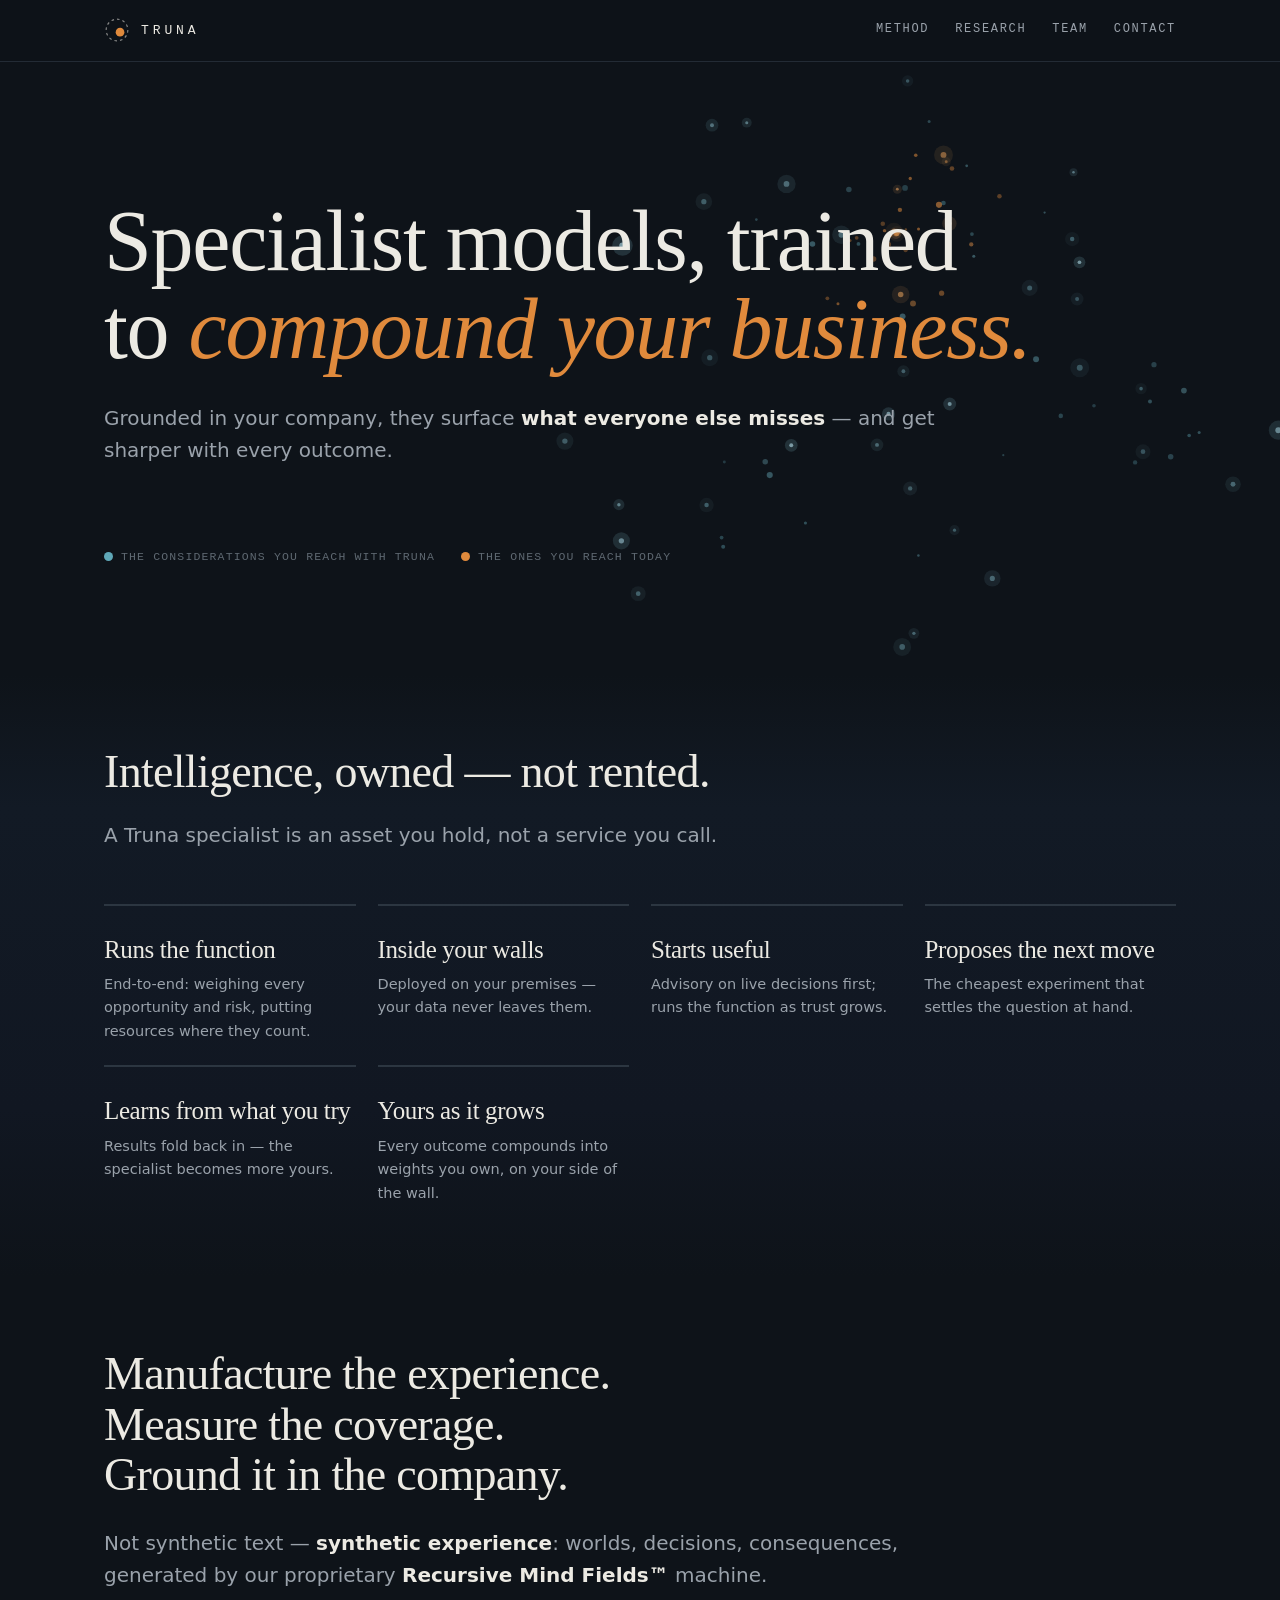
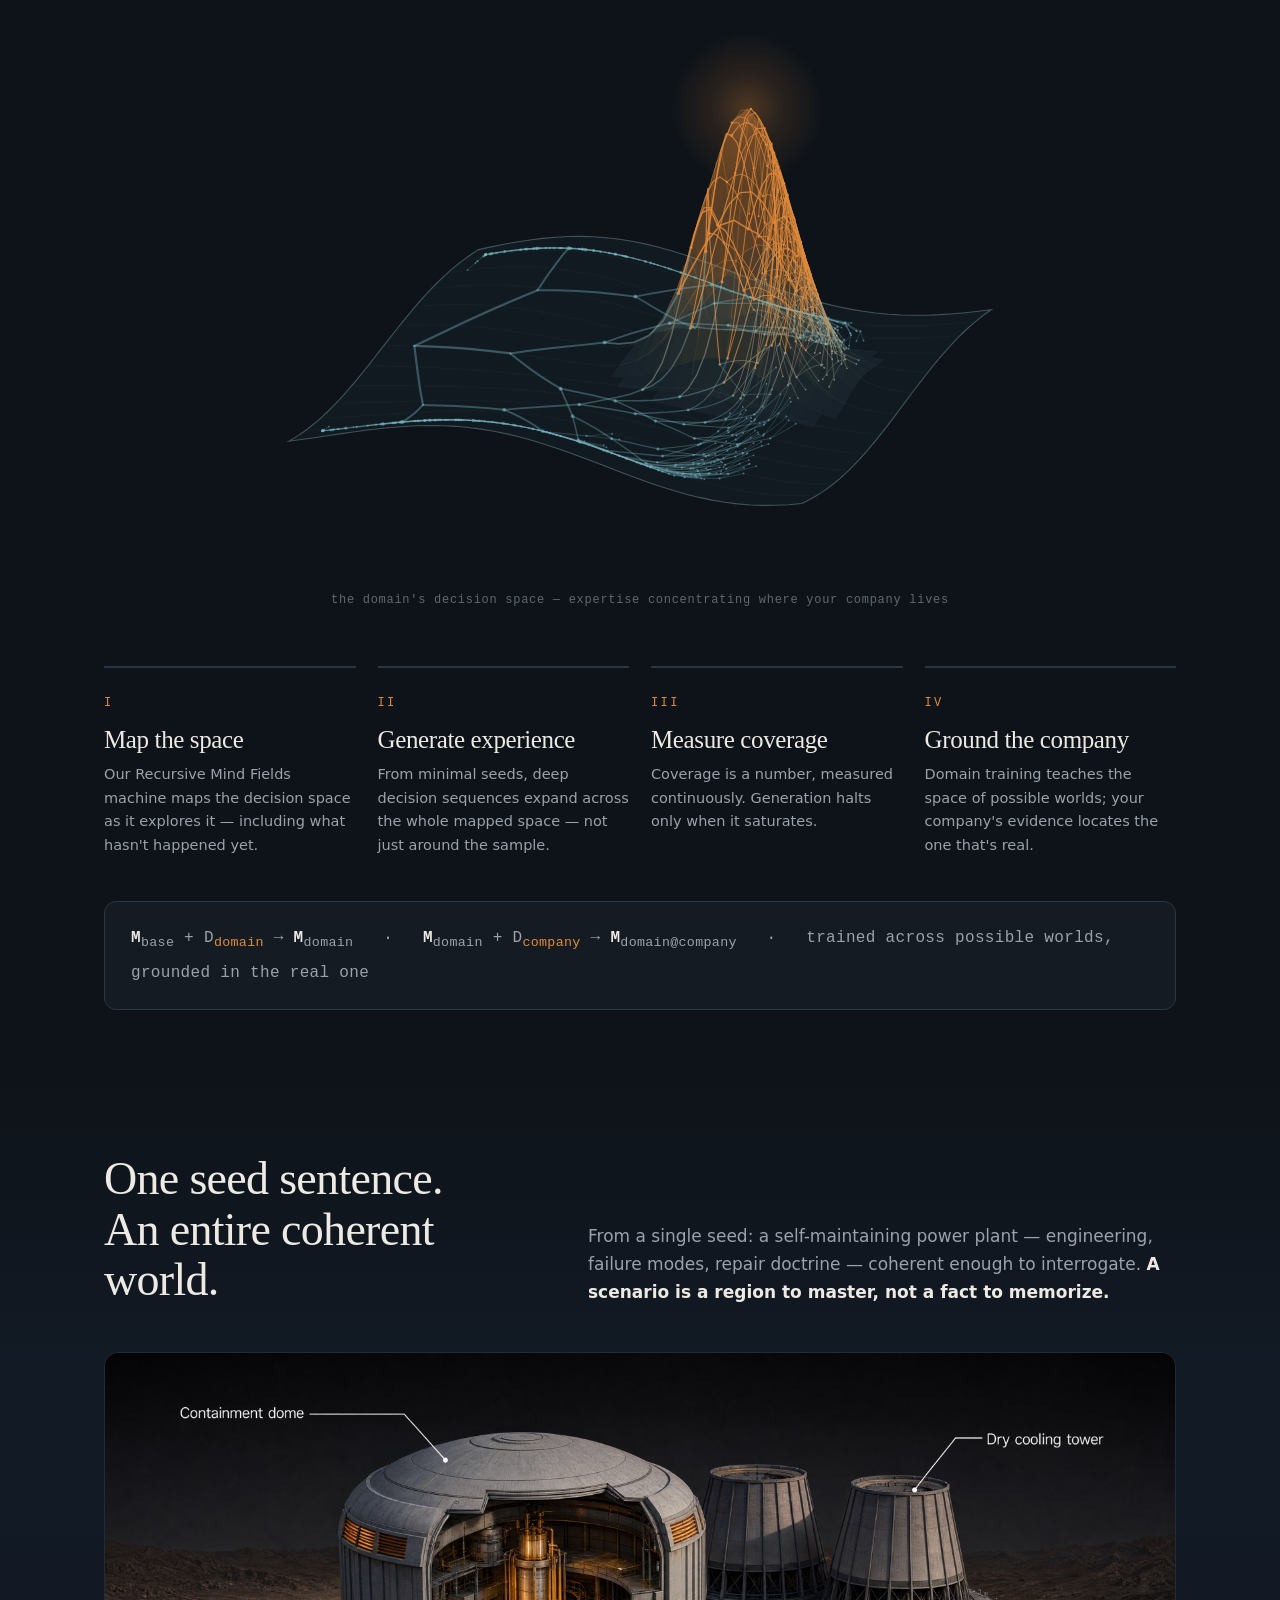
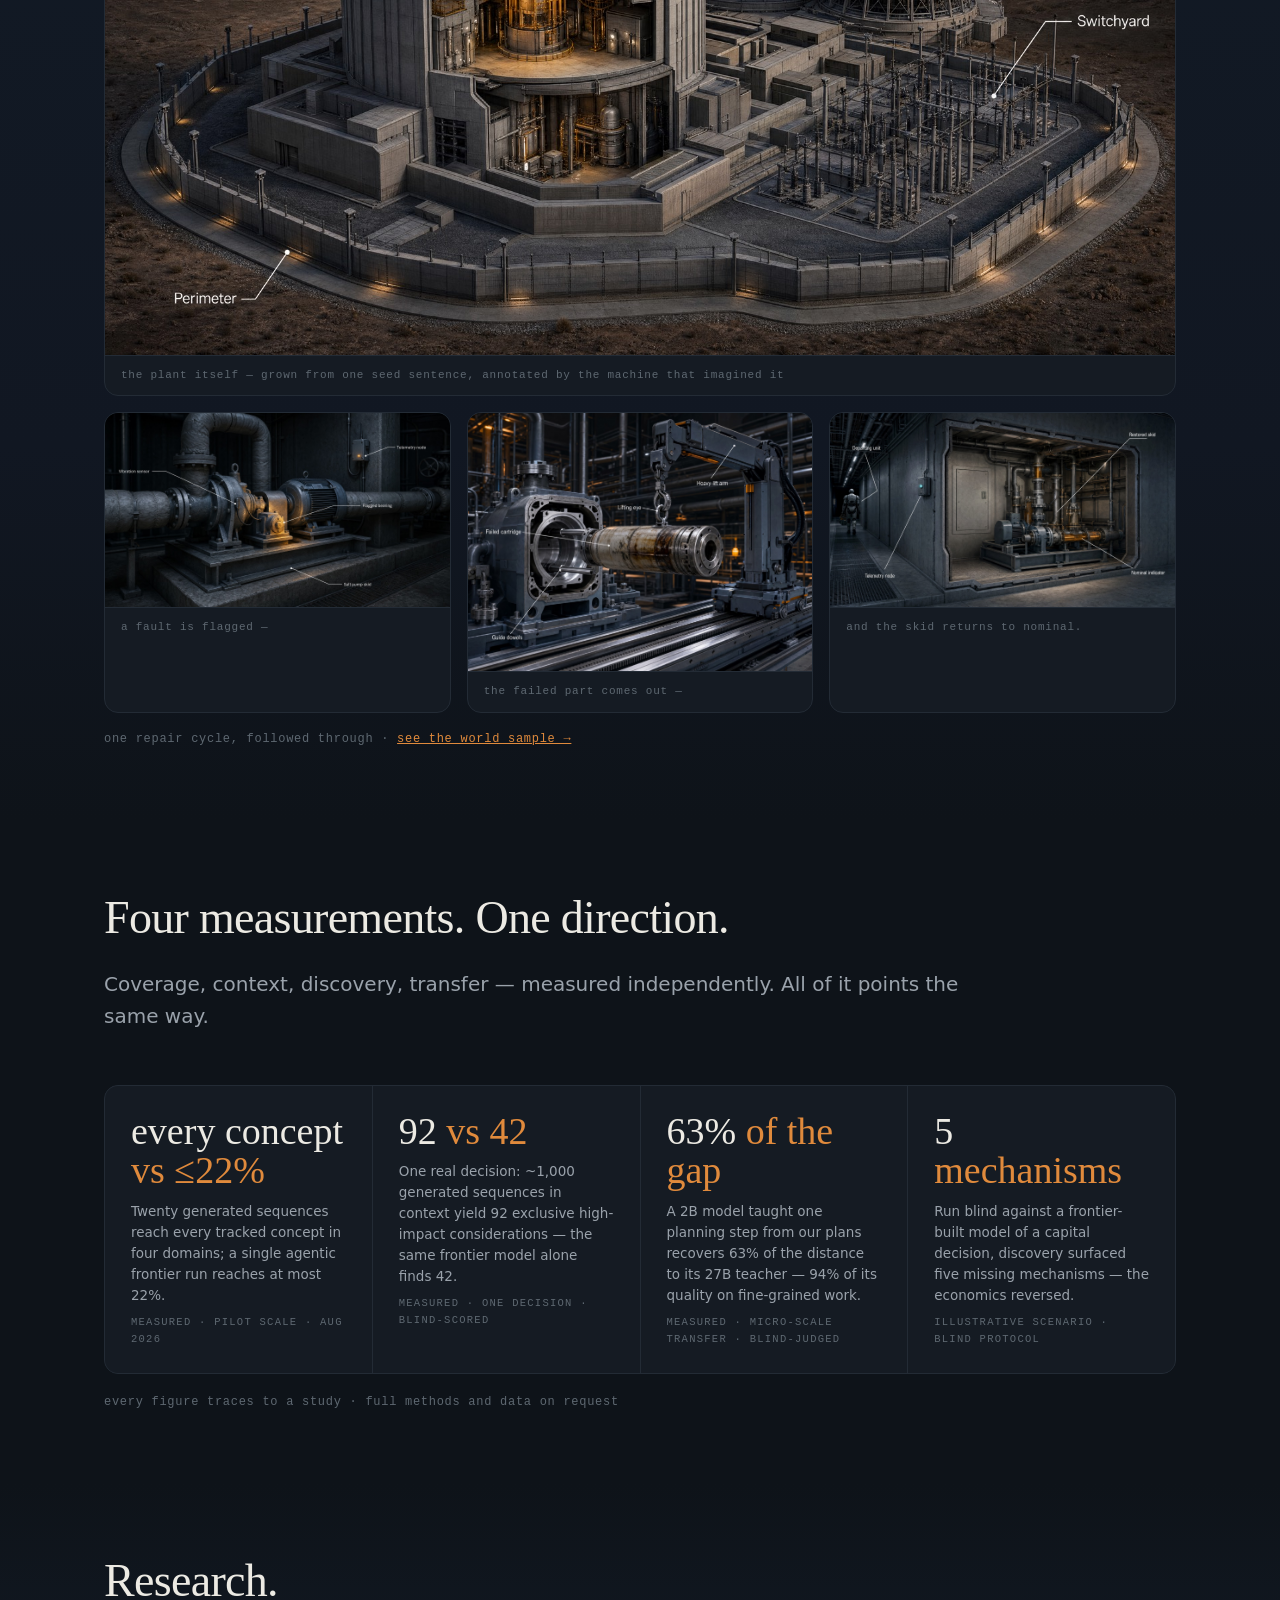
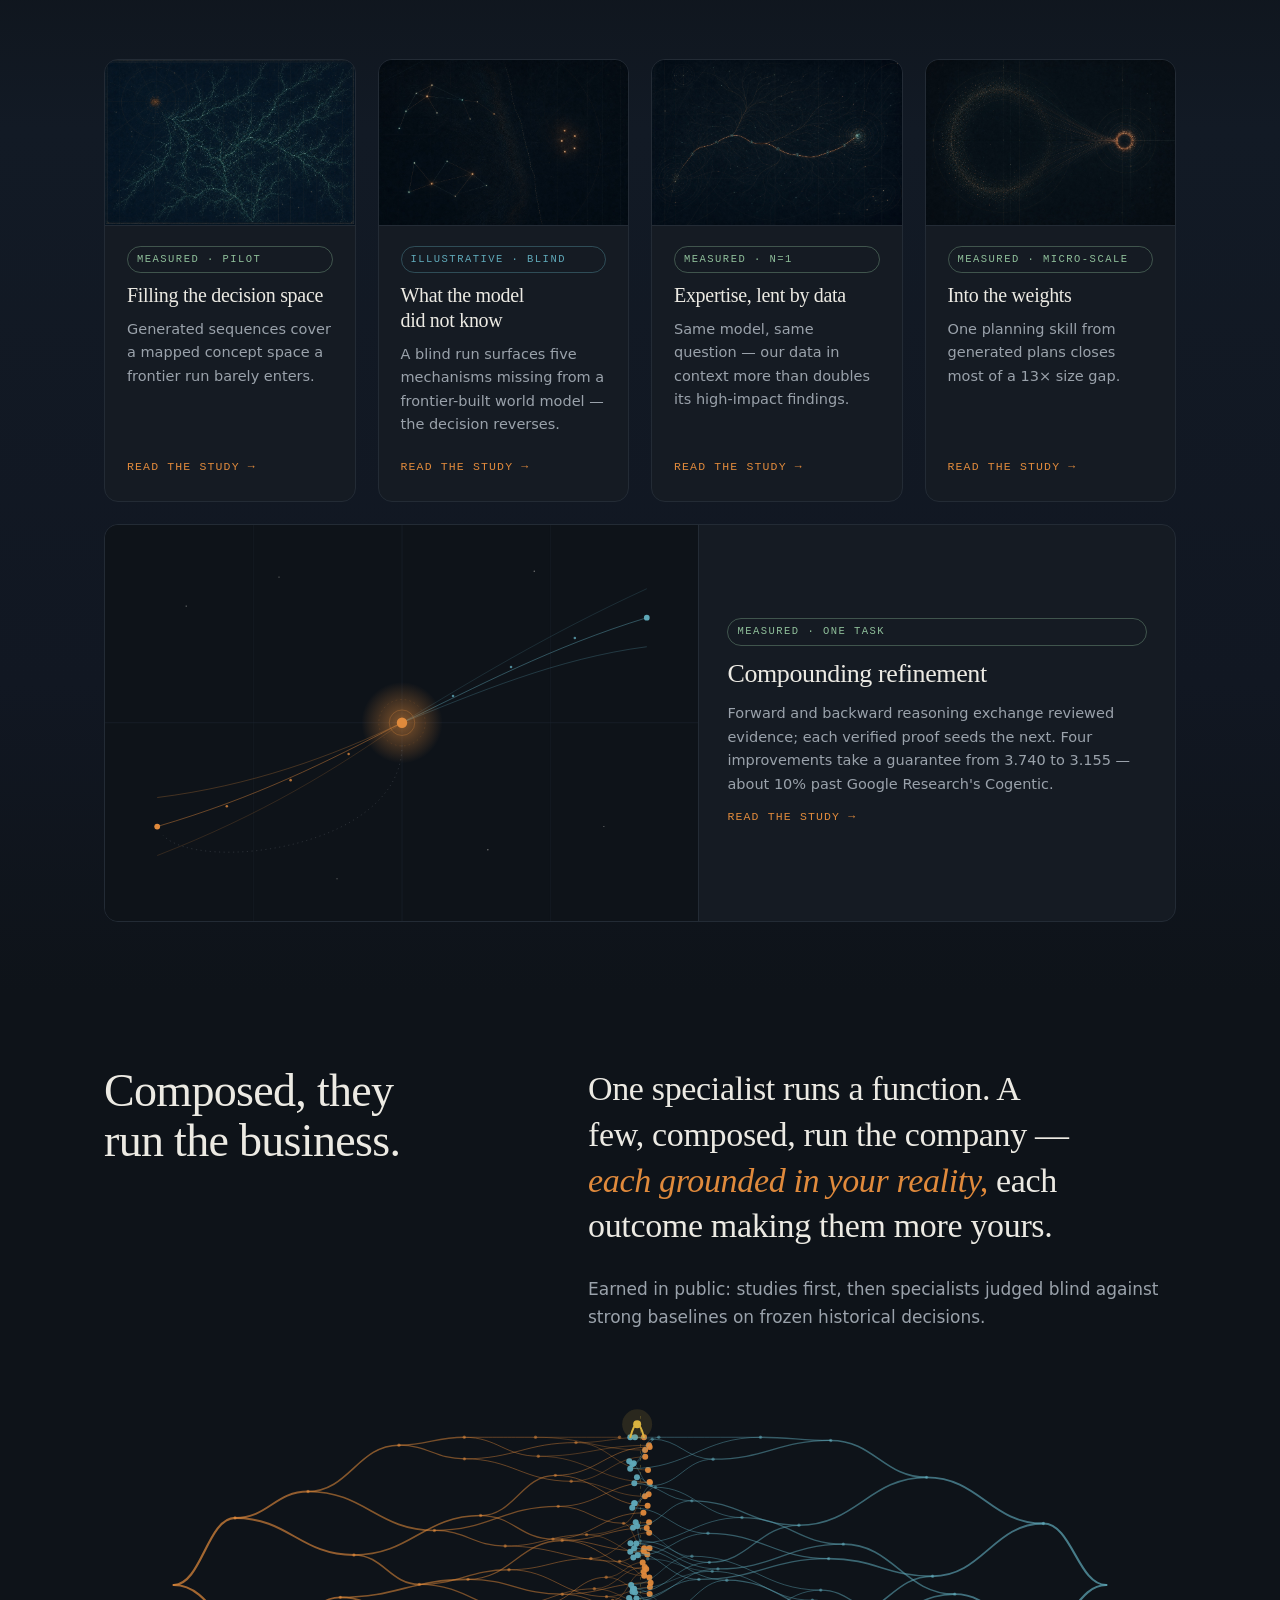
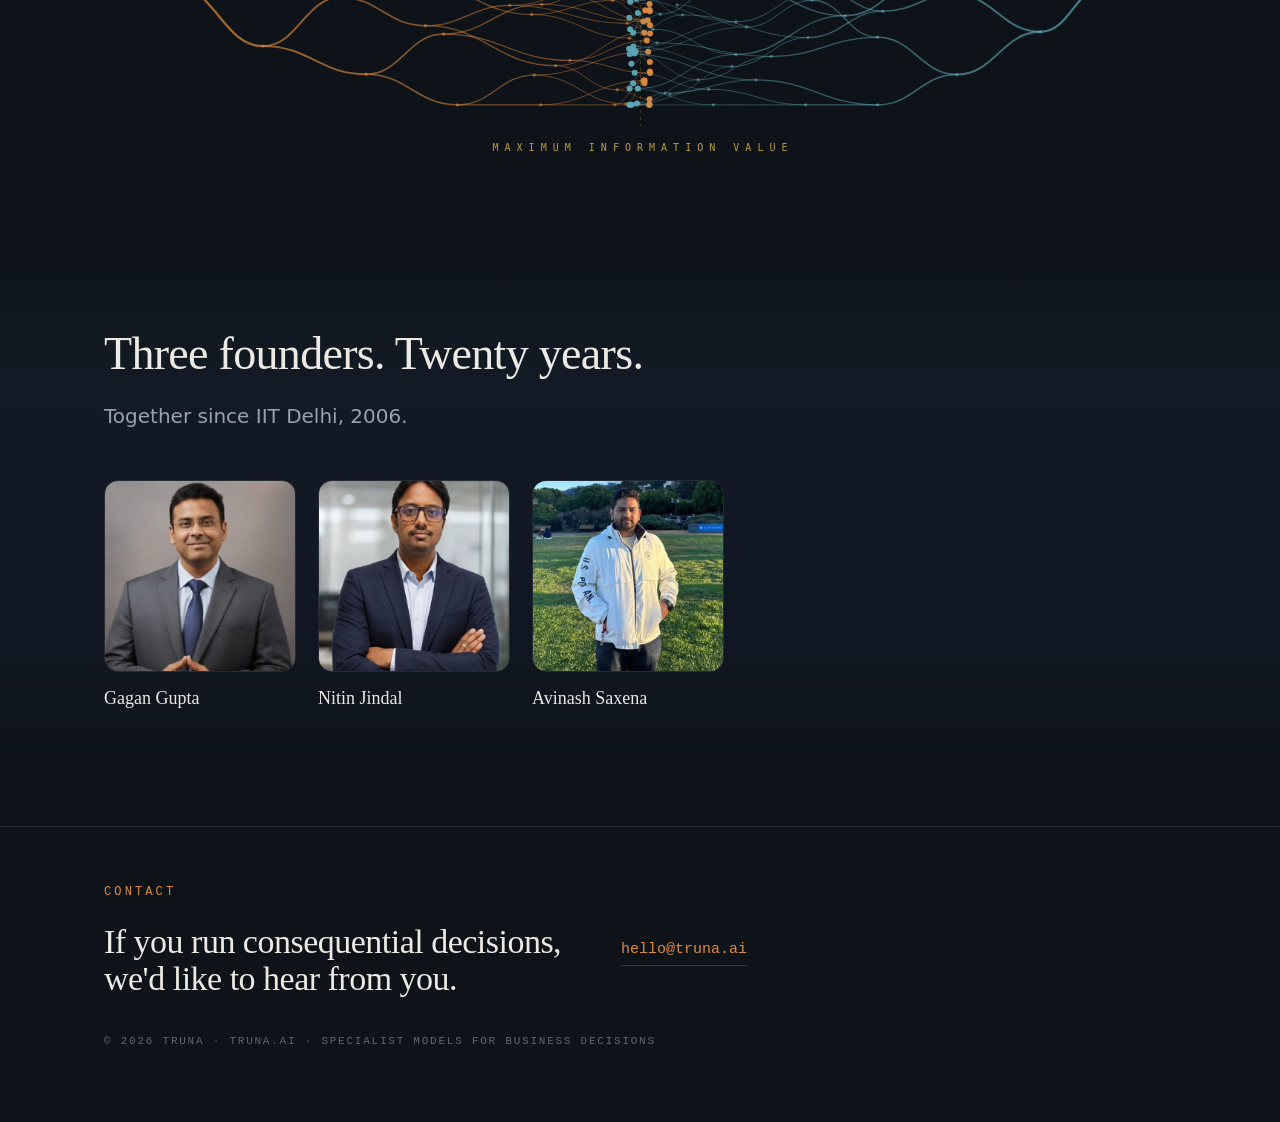
<file: index.html>
<!doctype html>
<html lang="en">
<head>
<meta charset="utf-8">
<meta name="viewport" content="width=device-width, initial-scale=1">
<link rel="icon" type="image/svg+xml" href="favicon.svg">
<title>Truna — Specialist models that compound your business</title>
<meta name="description" content="Specialist models, trained to compound your business — built on our proprietary Recursive Mind Fields™ machine, grounded in your company, surfacing what everyone else misses, sharper with every outcome.">
<meta property="og:title" content="Truna">
<meta property="og:description" content="Specialist models, trained to compound your business. Built on our proprietary Recursive Mind Fields™ machine · truna.ai">
<meta property="og:image" content="https://truna.ai/assets/og.jpg">
<meta property="og:url" content="https://truna.ai/">
<meta name="twitter:card" content="summary_large_image">
<meta name="twitter:image" content="https://truna.ai/assets/og.jpg">
<link rel="stylesheet" href="assets/site.css">
<style>
/* hero */
.hero{position:relative;overflow:hidden}
.hero-in{max-width:1200px;margin:0 auto;padding:clamp(84px,15vh,170px) var(--gutter) clamp(72px,12vh,140px);
  position:relative;z-index:2}
.hero h1{font-size:clamp(42px,7.4vw,86px);line-height:1.03;max-width:11em}
.hero h1 em{font-style:italic;color:var(--accent)}
.hero .lede{margin-top:28px}
.hero-cta{margin-top:44px;display:flex;flex-wrap:wrap;gap:14px}
.btn{display:inline-block;font-family:var(--mono);font-size:12.5px;letter-spacing:.14em;
  text-transform:uppercase;text-decoration:none;padding:13px 22px;border-radius:10px;
  border:1px solid var(--line2);color:var(--ink);transition:all .2s ease}
.btn.primary{background:var(--accent);border-color:var(--accent);color:#14100A}
.btn.primary:hover{background:#EA9A50}
.btn:hover{border-color:var(--accent)}
#cover{position:absolute;inset:0;z-index:1;opacity:.85}
.chips{position:relative;z-index:2;margin-top:44px;display:flex;flex-wrap:wrap;gap:10px}
.chips span{font-family:var(--mono);font-size:11px;letter-spacing:.12em;
  text-transform:uppercase;color:var(--muted);padding:8px 14px;border-radius:999px;
  border:1px solid var(--line2);background:rgba(21,27,35,.55)}
.hero-cap{position:relative;z-index:2;margin-top:clamp(48px,9vh,90px);
  display:flex;flex-wrap:wrap;gap:8px 26px;font-family:var(--mono);font-size:11.5px;
  letter-spacing:.1em;text-transform:uppercase;color:var(--faint)}
.hero-cap i{width:9px;height:9px;border-radius:50%;display:inline-block;margin-right:8px;
  vertical-align:-1px}
@media(max-width:760px){.hero-cap{display:none}}
.quote{font-family:var(--serif);font-size:clamp(22px,3.4vw,34px);line-height:1.35;
  letter-spacing:-.01em;max-width:26em;text-wrap:balance}
.quote em{font-style:italic;color:var(--accent)}
.split{display:grid;gap:clamp(28px,5vw,72px)}
@media(min-width:900px){.split{grid-template-columns:5fr 7fr}}
</style>
</head>
<body>

<nav class="nav">
  <div class="nav-in">
    <a class="brand" href="/">
      <svg width="26" height="26" viewBox="0 0 30 30"><circle cx="15" cy="15" r="12.5" fill="none" stroke="currentColor" opacity=".55" stroke-width="1.3" stroke-dasharray="3 3.5"/><circle cx="18.5" cy="17.5" r="5" fill="#E08A3C"/></svg>
      <span>Truna</span>
    </a>
    <div class="nav-links">
      <a class="hide-xs" href="#method">Method</a>
      <a href="research/">Research</a>
      <a class="hide-s" href="#team">Team</a>
      <a href="#contact">Contact</a>
    </div>
  </div>
</nav>

<header class="hero">
  <canvas id="cover" aria-hidden="true"></canvas>
  <div class="hero-in">
    <h1>Specialist models, trained to <em>compound your business.</em></h1>
    <p class="lede">Grounded in your company, they surface <b>what everyone else
    misses</b> — and get sharper with every outcome.</p>
    <div class="hero-cap">
      <span><i style="background:var(--teal)"></i>the considerations you reach with truna</span>
      <span><i style="background:var(--accent)"></i>the ones you reach today</span>
    </div>
  </div>
</header>


<section id="owned">
  <div class="wrap">
    <h2>Intelligence, owned — not rented.</h2>
    <p class="lede" style="margin-top:22px">A Truna specialist is an asset you hold,
    not a service you call.</p>
    <div class="steps" style="margin-top:52px">
      <div class="step">
        <h3>Runs the function</h3>
        <p>End-to-end: weighing every opportunity and risk, putting resources
        where they count.</p>
      </div>
      <div class="step">
        <h3>Inside your walls</h3>
        <p>Deployed on your premises — your data never leaves them.</p>
      </div>
      <div class="step">
        <h3>Starts useful</h3>
        <p>Advisory on live decisions first; runs the function as trust grows.</p>
      </div>
      <div class="step">
        <h3>Proposes the next move</h3>
        <p>The cheapest experiment that settles the question at hand.</p>
      </div>
      <div class="step">
        <h3>Learns from what you try</h3>
        <p>Results fold back in — the specialist becomes more yours.</p>
      </div>
      <div class="step">
        <h3>Yours as it grows</h3>
        <p>Every outcome compounds into weights you own, on your side of the wall.</p>
      </div>
    </div>
  </div>
</section>


<section id="method">
  <div class="wrap">
    <h2 style="max-width:16em">Manufacture the experience.<br>Measure the coverage.<br>Ground it in the company.</h2>
    <p class="lede" style="margin-top:26px">Not synthetic text — <b>synthetic
    experience</b>: worlds, decisions, consequences, generated by our proprietary
    <b>Recursive Mind Fields&trade;</b> machine.</p>

    <figure class="meetfig" style="margin-top:-96px;position:relative;z-index:1">
      <canvas id="mani" style="pointer-events:none" aria-label="A waving wireframe surface whose grid deforms with its curvature, one region rising into a glowing peak"></canvas>
    </figure>
    <p class="mono-cap" style="margin-top:14px;text-align:center">the domain's decision
    space — expertise concentrating where your company lives</p>

    <div class="steps" style="margin-top:56px">
      <div class="step">
        <span class="n">I</span>
        <h3>Map the space</h3>
        <p>Our Recursive Mind Fields machine maps the decision space as it explores it — including
        what hasn't happened yet.</p>
      </div>
      <div class="step">
        <span class="n">II</span>
        <h3>Generate experience</h3>
        <p>From minimal seeds, deep decision sequences expand across the whole
        mapped space — not just around the sample.</p>
      </div>
      <div class="step">
        <span class="n">III</span>
        <h3>Measure coverage</h3>
        <p>Coverage is a number, measured continuously. Generation halts only
        when it saturates.</p>
      </div>
      <div class="step">
        <span class="n">IV</span>
        <h3>Ground the company</h3>
        <p>Domain training teaches the space of possible worlds; your company's
        evidence locates the one that's real.</p>
      </div>
    </div>

    <div class="formula">
      <b>M</b><sub>base</sub> + D<sub class="a">domain</sub> → <b>M</b><sub>domain</sub>
      &nbsp;&nbsp;·&nbsp;&nbsp;
      <b>M</b><sub>domain</sub> + D<sub class="a">company</sub> → <b>M</b><sub>domain@company</sub>
      &nbsp;&nbsp;·&nbsp;&nbsp;
      trained across possible worlds, grounded in the real one
    </div>

  </div>
</section>


<section id="worlds">
  <div class="wrap">
    <div class="split" style="align-items:end;margin-bottom:46px">
      <h2>One seed sentence.<br>An entire coherent world.</h2>
      <p class="body" style="margin:0">From a single seed: a self-maintaining
      power plant — engineering, failure modes, repair doctrine — coherent enough
      to interrogate. <b>A scenario is a region to master, not a fact to
      memorize.</b></p>
    </div>
    <figure class="worldfig">
      <img src="assets/world/world-plant.jpg" alt="Annotated cutaway of a generated molten-salt plant: containment dome, dry cooling towers, switchyard, perimeter" loading="lazy">
      <figcaption>the plant itself — grown from one seed sentence, annotated by the
      machine that imagined it</figcaption>
    </figure>
    <div class="strip">
      <figure class="worldfig">
        <img src="assets/world/world-repair-1.jpg" alt="A flagged bearing on a salt pump skid, vibration sensor and telemetry node annotated" loading="lazy">
        <figcaption>a fault is flagged —</figcaption>
      </figure>
      <figure class="worldfig">
        <img src="assets/world/world-repair-2.jpg" alt="A failed cartridge extracted by a heavy-lift arm, guide dowels annotated" loading="lazy">
        <figcaption>the failed part comes out —</figcaption>
      </figure>
      <figure class="worldfig">
        <img src="assets/world/world-repair-3.jpg" alt="The restored skid back online, nominal indicator lit, the repair unit departing" loading="lazy">
        <figcaption>and the skid returns to nominal.</figcaption>
      </figure>
    </div>
    <p class="mono-cap" style="margin-top:16px">one repair cycle, followed through ·
    <a href="research/world-sample.html" style="color:var(--accent)">see the world sample →</a></p>
  </div>
</section>


<section id="evidence">
  <div class="wrap">
    <h2 style="max-width:15em">Four measurements. One direction.</h2>
    <p class="lede" style="margin-top:24px">Coverage, context, discovery,
    transfer — measured independently. All of it points the same way.</p>

    <div class="stats" style="margin-top:52px">
      <div class="stat">
        <div class="v">every concept <em>vs ≤22%</em></div>
        <div class="k">Twenty generated sequences reach every tracked concept in
        four domains; a single agentic frontier run reaches at most 22%.</div>
        <div class="q">measured · pilot scale · aug 2026</div>
      </div>
      <div class="stat">
        <div class="v">92 <em>vs 42</em></div>
        <div class="k">One real decision: ~1,000 generated sequences in context
        yield 92 exclusive high-impact considerations — the same frontier model
        alone finds 42.</div>
        <div class="q">measured · one decision · blind-scored</div>
      </div>
      <div class="stat">
        <div class="v">63% <em>of the gap</em></div>
        <div class="k">A 2B model taught one planning step from our plans recovers
        63% of the distance to its 27B teacher — 94% of its quality on fine-grained work.</div>
        <div class="q">measured · micro-scale transfer · blind-judged</div>
      </div>
      <div class="stat">
        <div class="v">5 <em>mechanisms</em></div>
        <div class="k">Run blind against a frontier-built model of a capital
        decision, discovery surfaced five missing mechanisms — the economics
        reversed.</div>
        <div class="q">illustrative scenario · blind protocol</div>
      </div>
    </div>
    <p class="mono-cap" style="margin-top:18px">every figure traces to a study ·
    full methods and data on request</p>
  </div>
</section>


<section id="research-preview">
  <div class="wrap">
    <h2 style="margin-bottom:52px">Research.</h2>
    <div class="cards">
      <a class="card" href="research/coverage.html">
        <div class="art"><img src="assets/plate-coverage.jpg" alt="" loading="lazy"></div>
        <div class="pad">
          <span class="tag measured">measured · pilot</span>
          <h3>Filling the decision space</h3>
          <p>Generated sequences cover a mapped concept space a frontier run
          barely enters.</p>
          <span class="foot">Read the study →</span>
        </div>
      </a>
      <a class="card" href="research/blind-discovery.html">
        <div class="art"><img src="assets/plate-discovery.jpg" alt="" loading="lazy"></div>
        <div class="pad">
          <span class="tag illustrative">illustrative · blind</span>
          <h3>What the model did not know</h3>
          <p>A blind run surfaces five mechanisms missing from a frontier-built
          world model — the decision reverses.</p>
          <span class="foot">Read the study →</span>
        </div>
      </a>
      <a class="card" href="research/decision-context.html">
        <div class="art"><img src="assets/plate-worlds.jpg" alt="" loading="lazy"></div>
        <div class="pad">
          <span class="tag measured">measured · n=1</span>
          <h3>Expertise, lent by data</h3>
          <p>Same model, same question — our data in context more than doubles
          its high-impact findings.</p>
          <span class="foot">Read the study →</span>
        </div>
      </a>
      <a class="card" href="research/transfer.html">
        <div class="art"><img src="assets/plate-transfer.jpg" alt="" loading="lazy"></div>
        <div class="pad">
          <span class="tag measured">measured · micro-scale</span>
          <h3>Into the weights</h3>
          <p>One planning skill from generated plans closes most of a 13×
          size gap.</p>
          <span class="foot">Read the study →</span>
        </div>
      </a>
    </div>
    <a class="banner" href="research/refinement.html">
      <div class="art"><img src="assets/plate-refinement.svg" alt="Forward and backward reasoning paths converging on a verified result" loading="lazy"></div>
      <div class="pad">
        <span class="tag measured">measured · one task</span>
        <h3>Compounding refinement</h3>
        <p>Forward and backward reasoning exchange reviewed evidence; each
        verified proof seeds the next. Four improvements take a guarantee from
        3.740 to 3.155 — about 10% past Google Research's Cogentic.</p>
        <span class="foot">Read the study →</span>
      </div>
    </a>
  </div>
</section>


<section id="destination">
  <div class="wrap split">
    <div>
      <h2>Composed, they run the business.</h2>
    </div>
    <div>
      <p class="quote">One specialist runs a function. A few, composed, run the
      company — <em>each grounded in your reality,</em> each outcome making them
      more yours.</p>
      <p class="body" style="margin-top:26px">Earned in public: studies first,
      then specialists judged blind against strong baselines on frozen historical
      decisions.</p>
    </div>
  </div>
  <div class="wrap">
    <figure class="meetfig">
      <canvas id="meet" aria-label="Two search frontiers branching toward each other from opposite ends of a timeline and joining at a meeting point in the middle"></canvas>
    </figure>
  </div>
</section>


<section id="team">
  <div class="wrap">
    <h2>Three founders. Twenty years.</h2>
    <p class="lede" style="margin-top:20px">Together since IIT Delhi, 2006.</p>
    <div class="founders" style="margin-top:48px">
      <figure tabindex="0">
        <img src="assets/team/gagan.jpg" alt="Gagan Gupta">
        <div class="f-info">
          <p>Full LLM lifecycle — data to weights to serving. Vision systems
          shipped worldwide: Walmart, Disney. Four US patents.</p>
          <p class="edu">IIT Delhi CS '06 · Masters, INRIA</p>
        </div>
        <figcaption>Gagan Gupta</figcaption>
      </figure>
      <figure tabindex="0">
        <img src="assets/team/nitin.jpg" alt="Nitin Jindal">
        <div class="f-info">
          <p>Production AI at scale — edge &amp; cloud inference. NIST FRVT
          top-25 worldwide; AI on 1M+ devices.</p>
          <p class="edu">IIT Delhi CS '06 · MS, Grenoble</p>
        </div>
        <figcaption>Nitin Jindal</figcaption>
      </figure>
      <figure tabindex="0">
        <img src="assets/team/avinash.jpg" alt="Avinash Saxena">
        <div class="f-info">
          <p>CTO, Zomato — today a ~$28B listed company. Founder, Roposo —
          acquired. Founder &amp; CEO, BarRaiser.</p>
          <p class="edu">IIT Delhi '06</p>
        </div>
        <figcaption>Avinash Saxena</figcaption>
      </figure>
    </div>
    <div class="f-detail" id="f-detail"></div>
  </div>
</section>

<footer id="contact">
  <div class="wrap">
    <p class="eyebrow">Contact</p>
    <div class="foot-grid">
      <h2 style="font-size:clamp(24px,3.4vw,34px)">If you run consequential decisions,<br>we'd like to hear from you.</h2>
      <a class="mail" href="mailto:hello@truna.ai">hello@truna.ai</a>
    </div>
    <p class="foot-note">&copy; 2026 Truna · truna.ai · specialist models for business decisions</p>
  </div>
</footer>

<script>
(function(){
  var cv=document.getElementById('cover'); if(!cv)return;
  if(matchMedia('(max-width:760px)').matches){cv.remove();return;}
  var ctx=cv.getContext('2d');
  var reduced=false; // always animate
  function rng(a){return function(){a|=0;a=a+0x6D2B79F5|0;var t=Math.imul(a^a>>>15,1|a);
    t=t+Math.imul(t^t>>>7,61|t)^t;return((t^t>>>14)>>>0)/4294967296}}
  var W,H,pts,t0=null,dpr;
  function layout(){
    var r=cv.parentElement.getBoundingClientRect();
    dpr=Math.min(devicePixelRatio||1,2);
    W=r.width;H=r.height;cv.width=W*dpr;cv.height=H*dpr;
    ctx.setTransform(dpr,0,0,dpr,0,0);
    var rnd=rng(20260919),n=Math.round(Math.min(340,Math.max(160,W*0.28)));
    pts=[];
    // teal: seeds expanding outward in waves across the whole field
    var seeds=[[0.72,0.30],[0.86,0.62],[0.58,0.75]];
    for(var i=0;i<n;i++){
      var s=seeds[i%seeds.length];
      var ang=rnd()*6.2832, dist=Math.pow(rnd(),0.62);
      pts.push({x:s[0]*W+Math.cos(ang)*dist*W*0.52,
                y:s[1]*H+Math.sin(ang)*dist*H*0.78,
                t:dist, c:'teal', r:1+rnd()*1.7});
    }
    // orange: a small cluster that stays near its origin
    for(var j=0;j<34;j++){
      var ang2=rnd()*6.2832, d2=Math.pow(rnd(),1.7)*0.09;
      pts.push({x:(0.70+Math.cos(ang2)*d2)*W, y:(0.28+Math.sin(ang2)*d2*1.6)*H,
                t:rnd()*0.25, c:'org', r:1.2+rnd()*1.6});
    }
    // each dot gets its own moment of appearance, twinkle phase, re-ignition cycle
    for(var m=0;m<pts.length;m++){
      pts[m].appear=pts[m].t*5.5+rnd()*1.6;
      pts[m].phase=rnd()*6.2832;
      pts[m].tw=0.5+rnd()*0.7;
      pts[m].period=9+rnd()*22;
    }
  }
  function ease(u){return u<=0?0:u>=1?1:u*u*(3-2*u)}
  function draw(e){
    ctx.clearRect(0,0,W,H);
    for(var i=0;i<pts.length;i++){
      var pt=pts[i], ts=e-pt.appear;
      if(ts<=0)continue;
      var cyc=ts%pt.period;                     // time since this dot last ignited
      var f=Math.exp(-1.9*cyc);                 // the flash: bright birth, slow fade
      var a=ease(ts/1.2); if(a>1)a=1;
      var tw=0.8+0.2*Math.sin(e*pt.tw+pt.phase);
      var rest=(pt.c==='teal'?0.42:0.6)*tw*a;
      var alpha=Math.min(1,rest+f*0.95);
      var rad=pt.r*(0.6+0.4*a)*(1+1.2*f);
      if(f>0.25){                               // soft halo while newly lit
        ctx.fillStyle=(pt.c==='teal'?'rgba(150,220,235,':'rgba(240,170,95,')+(0.22*f)+')';
        ctx.beginPath();ctx.arc(pt.x,pt.y,rad*3.2,0,6.2832);ctx.fill();
      }
      if(pt.c==='teal'){ctx.fillStyle='rgba('+Math.round(95+90*f)+','+Math.round(168+50*f)+','+Math.round(184+45*f)+','+alpha+')'}
      else{ctx.fillStyle='rgba('+Math.round(224+28*f)+','+Math.round(138+50*f)+','+Math.round(60+60*f)+','+alpha+')'}
      ctx.beginPath();ctx.arc(pt.x,pt.y,rad,0,6.2832);ctx.fill();
    }
  }
  function frame(ts){
    if(t0===null)t0=ts;
    var e=(ts-t0)/1000;
    draw(e);
    if(e<600)requestAnimationFrame(frame);
  }
  function start(){layout();t0=null;if(reduced)draw(1e9);else requestAnimationFrame(frame)}
  var rt;addEventListener('resize',function(){clearTimeout(rt);rt=setTimeout(start,150)});
  start();
})();

/* meet-in-the-middle — bidirectional search figure */
(function(){
  var cv=document.getElementById('meet'); if(!cv)return;
  var ctx=cv.getContext('2d');
  var reduced=false; // always animate
  function rng(a){return function(){a|=0;a=a+0x6D2B79F5|0;var t=Math.imul(a^a>>>15,1|a);
    t=t+Math.imul(t^t>>>7,61|t)^t;return((t^t>>>14)>>>0)/4294967296}}
  function css(n){return getComputedStyle(document.documentElement).getPropertyValue(n).trim()}
  var W=0,H=0,PAD=0,MID=0,F=null,R=null,bridge=null,t0=null,started=false;
  function build(side,seed){
    var rnd=rng(seed),dir=side==='F'?1:-1,x0=side==='F'?PAD:W-PAD,span=(W/2)-PAD;
    var root={x:x0,y:H*0.5,d:0,t:0},nodes=[root],edges=[],frontier=[root],depth=0;
    while(frontier.length&&depth<6){
      var next=[];
      for(var i=0;i<frontier.length;i++){
        var n=frontier[i];
        if(dir*(n.x-MID)>=0)continue;
        for(var k=0;k<2;k++){
          var step=(0.13+rnd()*0.15)*span,spread=(H*0.34)/(depth*0.85+1.5);
          var ny=n.y+(k===0?-1:1)*spread*(0.4+rnd()*0.85);
          ny=Math.max(PAD*0.75,Math.min(H-PAD*1.15,ny));
          var nx=n.x+dir*step,crossed=dir*(nx-MID)>=0;
          if(crossed)nx=MID+dir*(2+rnd()*9);
          var c={x:nx,y:ny,d:depth+1,meet:crossed};
          c.t=Math.min(1,Math.abs(c.x-x0)/span);
          nodes.push(c);edges.push([n,c]);next.push(c);
        }
      }
      frontier=next;depth++;
    }
    return{edges:edges,meet:nodes.filter(function(n){return n.meet})};
  }
  function layout(){
    var rect=cv.parentElement.getBoundingClientRect();
    var dpr=Math.min(devicePixelRatio||1,2);
    W=Math.max(rect.width,320);H=Math.max(240,Math.min(400,W*0.42));
    cv.width=W*dpr;cv.height=H*dpr;cv.style.height=H+'px';
    ctx.setTransform(dpr,0,0,dpr,0,0);
    PAD=Math.max(34,W*0.065);MID=W/2;
    F=build('F',20260731);R=build('R',20300114);
    bridge=null;var best=1e9;
    for(var i=0;i<F.meet.length;i++)for(var j=0;j<R.meet.length;j++){
      var dy=Math.abs(F.meet[i].y-R.meet[j].y);
      if(dy<best){best=dy;bridge=[F.meet[i],R.meet[j]];}
    }
  }
  function axis(){
    ctx.save();ctx.setLineDash([2,5]);ctx.strokeStyle='#D9B23F';ctx.globalAlpha=.3;
    ctx.beginPath();ctx.moveTo(MID+.5,PAD*0.45);ctx.lineTo(MID+.5,H-PAD*0.85);ctx.stroke();ctx.restore();
    ctx.font='500 10px ui-monospace, monospace';ctx.textBaseline='top';
    ctx.fillStyle='#D9B23F';ctx.textAlign='center';ctx.globalAlpha=.85;
    ctx.fillText('M A X I M U M   I N F O R M A T I O N   V A L U E',MID,H-PAD*0.6);
    ctx.globalAlpha=1;
  }
  function tree(t,side,p){
    var col=side==='F'?css('--accent'):css('--teal');
    ctx.lineCap='round';
    for(var i=0;i<t.edges.length;i++){
      var a=t.edges[i][0],b=t.edges[i][1];
      var reach=(p*1.18-a.t)/Math.max(b.t-a.t,.001);
      if(reach<=0)continue;
      var k=Math.min(1,reach);
      ctx.globalAlpha=0.28+0.5*(1-b.d/7);
      ctx.lineWidth=Math.max(0.9,2.5-b.d*0.3);
      ctx.strokeStyle=col;
      ctx.beginPath();ctx.moveTo(a.x,a.y);
      ctx.bezierCurveTo(a.x+(b.x-a.x)*.45,a.y,a.x+(b.x-a.x)*.55,a.y+(b.y-a.y)*k,
                        a.x+(b.x-a.x)*k,a.y+(b.y-a.y)*k);
      ctx.stroke();
      if(k>=1){ctx.globalAlpha=b.meet?.95:.5;ctx.fillStyle=col;
        ctx.beginPath();ctx.arc(b.x,b.y,b.meet?3:1.7,0,6.2832);ctx.fill();}
    }
    ctx.globalAlpha=1;
  }
  function span(p){
    if(!bridge||p<=0)return;
    var a=bridge[0],b=bridge[1],mx=(a.x+b.x)/2,my=(a.y+b.y)/2-26;
    ctx.save();ctx.strokeStyle='#D9B23F';ctx.lineWidth=2;ctx.lineCap='round';
    ctx.globalAlpha=Math.min(1,p);
    ctx.beginPath();ctx.moveTo(a.x,a.y);
    ctx.quadraticCurveTo(mx,my,a.x+(b.x-a.x)*Math.min(1,p),a.y+(b.y-a.y)*Math.min(1,p));
    ctx.stroke();
    if(p>=1){
      ctx.globalAlpha=.16+.1*Math.sin(Date.now()/620);
      ctx.beginPath();ctx.arc(mx,my+13,15,0,6.2832);ctx.fillStyle='#D9B23F';ctx.fill();
      ctx.globalAlpha=1;ctx.beginPath();ctx.arc(mx,my+13,4,0,6.2832);ctx.fill();
    }
    ctx.restore();
  }
  var running=false;
  function prog(){var r=cv.getBoundingClientRect(),vh=innerHeight||800;
    var p=(vh-r.top)/(vh*1.05);return p<0?0:p>1?1:p;}
  function drawNow(){
    var eb=prog()*3.9,grow=Math.min(1,eb/2.6),br=Math.min(1,Math.max(0,(eb-2.5)/1.1));
    ctx.clearRect(0,0,W,H);axis();tree(F,'F',grow);tree(R,'R',grow);span(br);
  }
  function frame(){drawNow();if(running)requestAnimationFrame(frame);}
  function start(){if(!running){running=true;requestAnimationFrame(frame);}}
  function stop(){running=false;}
  var rt2;addEventListener('resize',function(){clearTimeout(rt2);rt2=setTimeout(function(){layout();drawNow();},160)});
  if('IntersectionObserver' in window){
    layout();drawNow();
    var io=new IntersectionObserver(function(en){
      if(en[0].isIntersecting){start();}else{stop();}
    },{threshold:0});
    io.observe(cv);
  }else{layout();start();}
})();

/* the decision-space manifold — a knowledge tree on a translucent sheet */
(function(){
  var cv=document.getElementById('mani'); if(!cv)return;
  var ctx=cv.getContext('2d');
  var W=0,H=0,HB=0,PT=140,t0=null,running=false;
  var PX=0.68,PY=0.42; // peak location in uv
  function rng(a){return function(){a|=0;a=a+0x6D2B79F5|0;var t=Math.imul(a^a>>>15,1|a);
    t=t+Math.imul(t^t>>>7,61|t)^t;return((t^t>>>14)>>>0)/4294967296}}
  function layout(){
    var rect=cv.parentElement.getBoundingClientRect();
    var dpr=Math.min(devicePixelRatio||1,2);
    W=Math.max(rect.width,320);HB=Math.max(270,Math.min(540,W*0.56));H=HB+PT;
    cv.width=W*dpr;cv.height=H*dpr;cv.style.height=H+'px';
    ctx.setTransform(dpr,0,0,dpr,0,0);
  }
  function surf(u,v,t,g,pk){
    var z=g*(0.14*Math.sin(5.2*u+t*0.5)+0.10*Math.sin(4.1*v-t*0.38+1.7)
           +0.06*Math.sin(6.8*(u+v*0.7)+t*0.3));
    var dx=u-PX,dy=v-PY,d2=dx*dx*4.2+dy*dy*7.0;
    var peak=pk*1.9*Math.exp(-d2*16);
    return {z:z+peak,w:Math.min(1,peak*1.4)};
  }
  function P(u,v,z){
    var x=(u-0.5),y=(v-0.5);
    var sx=W*0.5+(x*0.92-y*0.34)*W*0.52;
    var sy=PT+HB*0.62+(x*0.22+y*0.78)*HB*0.38-z*HB*0.26;
    return [sx,sy];
  }
  // the tree, grown once in uv space; lifted onto the surface every frame
  var segs=[],maxT=1;
  function buildTree(){
    segs=[];var rnd=rng(20260919);
    function grow(u,v,ang,depth,t){
      if(depth>7)return;
      var kids=depth<1?3:2;
      for(var k=0;k<kids;k++){
        var L=(0.17+rnd()*0.06)*Math.pow(0.82,depth);
        var spread=(kids===3?(k-1)*(0.7+rnd()*0.3):(k===0?-1:1)*(0.45+rnd()*0.5)*(1.3/(depth*0.4+1)));
        var na=ang+spread;
        var toPeak=Math.atan2((PY-v)*1.4,PX-u);
        var bias=Math.max(0,Math.min(0.5,(u-0.38)*1.0));
        na=na*(1-bias)+toPeak*bias;
        var nu=Math.max(0.04,Math.min(0.96,u+Math.cos(na)*L));
        var nv=Math.max(0.07,Math.min(0.93,v+Math.sin(na)*L*1.5));
        var nt=t+L;
        segs.push({au:u,av:v,bu:nu,bv:nv,d:depth,t0:t,t1:nt});
        grow(nu,nv,na,depth+1,nt);
      }
    }
    grow(0.06,0.5,0,0,0);
    maxT=0;for(var i=0;i<segs.length;i++)if(segs[i].t1>maxT)maxT=segs[i].t1;
  }
  function sheet(e,g,pk){
    // translucent glass: soft fill + luminous rim, no grid
    var i,u,v,s,p;
    ctx.beginPath();
    for(i=0;i<=40;i++){u=i/40;s=surf(u,0,e,g,pk);p=P(u,0,s.z);i?ctx.lineTo(p[0],p[1]):ctx.moveTo(p[0],p[1]);}
    for(i=0;i<=40;i++){v=i/40;s=surf(1,v,e,g,pk);p=P(1,v,s.z);ctx.lineTo(p[0],p[1]);}
    for(i=40;i>=0;i--){u=i/40;s=surf(u,1,e,g,pk);p=P(u,1,s.z);ctx.lineTo(p[0],p[1]);}
    for(i=40;i>=0;i--){v=i/40;s=surf(0,v,e,g,pk);p=P(0,v,s.z);ctx.lineTo(p[0],p[1]);}
    ctx.closePath();
    ctx.fillStyle='rgba(95,168,184,0.055)';ctx.fill();
    ctx.strokeStyle='rgba(180,220,228,0.30)';ctx.lineWidth=1.1;ctx.stroke();
    // contour lines that follow the curvature — faint on the flat, bright on the peak
    ctx.lineWidth=0.7;
    var j,w,s2,p2;
    for(j=1;j<12;j++){
      v=j/12;
      for(i=0;i<48;i++){
        u=i/48;
        s=surf(u,v,e,g,pk);s2=surf((i+1)/48,v,e,g,pk);
        p=P(u,v,s.z);p2=P((i+1)/48,v,s2.z);
        w=(s.w+s2.w)/2;
        ctx.strokeStyle='rgba('+Math.round(95+129*w)+','+Math.round(168-30*w)+','+Math.round(184-124*w)+','+(0.055+0.45*w)+')';
        ctx.beginPath();ctx.moveTo(p[0],p[1]);ctx.lineTo(p2[0],p2[1]);ctx.stroke();
      }
    }
    for(j=1;j<16;j++){
      u=j/16;
      for(i=0;i<32;i++){
        v=i/32;
        s=surf(u,v,e,g,pk);s2=surf(u,(i+1)/32,e,g,pk);
        w=(s.w+s2.w)/2;
        if(w<0.03)continue;
        p=P(u,v,s.z);p2=P(u,(i+1)/32,s2.z);
        ctx.strokeStyle='rgba('+Math.round(95+129*w)+','+Math.round(168-30*w)+','+Math.round(184-124*w)+','+(0.4*w)+')';
        ctx.beginPath();ctx.moveTo(p[0],p[1]);ctx.lineTo(p2[0],p2[1]);ctx.stroke();
      }
    }
    // the glass membrane of the peak itself — translucent fill, back to front
    var NU=16,NV=12,u0=0.46,u1=0.90,v0=0.16,v1=0.68,ii,jj;
    for(jj=0;jj<NV;jj++){
      for(ii=NU-1;ii>=0;ii--){
        var ua=u0+(u1-u0)*ii/NU, ub=u0+(u1-u0)*(ii+1)/NU;
        var va=v0+(v1-v0)*jj/NV, vb=v0+(v1-v0)*(jj+1)/NV;
        var c00=surf(ua,va,e,g,pk),c10=surf(ub,va,e,g,pk),
            c11=surf(ub,vb,e,g,pk),c01=surf(ua,vb,e,g,pk);
        w=(c00.w+c10.w+c11.w+c01.w)/4;
        if(w<0.02)continue;
        var q0=P(ua,va,c00.z),q1=P(ub,va,c10.z),q2=P(ub,vb,c11.z),q3=P(ua,vb,c01.z);
        ctx.fillStyle='rgba('+Math.round(105+119*w)+','+Math.round(172-34*w)+','+Math.round(186-126*w)+','+(0.05+0.16*w)+')';
        ctx.beginPath();ctx.moveTo(q0[0],q0[1]);ctx.lineTo(q1[0],q1[1]);
        ctx.lineTo(q2[0],q2[1]);ctx.lineTo(q3[0],q3[1]);ctx.closePath();ctx.fill();
      }
    }
  }
  function tree(e,g,pk,tp){
    var i,k,seg,w,mu,mv;
    for(i=0;i<segs.length;i++){
      seg=segs[i];
      var reach=(tp*maxT-seg.t0)/(seg.t1-seg.t0);
      if(reach<=0)continue;
      var kk=Math.min(1,reach);
      // sample the segment on the surface so it bends with the sheet
      ctx.beginPath();
      var steps=5;
      for(k=0;k<=steps;k++){
        var f=(k/steps)*kk;
        var u=seg.au+(seg.bu-seg.au)*f, v=seg.av+(seg.bv-seg.av)*f;
        var s=surf(u,v,e,g,pk), p=P(u,v,s.z);
        k?ctx.lineTo(p[0],p[1]):ctx.moveTo(p[0],p[1]);
      }
      mu=(seg.au+seg.bu)/2;mv=(seg.av+seg.bv)/2;
      w=surf(mu,mv,e,g,pk).w;
      ctx.strokeStyle='rgba('+Math.round(120+104*w)+','+Math.round(180-42*w)+','+Math.round(190-130*w)+','+(0.28+0.5*w+0.12*(1-seg.d/9))+')';
      ctx.lineWidth=Math.max(0.7,2.2-seg.d*0.22);
      ctx.lineCap='round';
      ctx.stroke();
      if(kk>=1&&seg.d>=1){
        var se=surf(seg.bu,seg.bv,e,g,pk),pe=P(seg.bu,seg.bv,se.z);
        ctx.fillStyle='rgba('+Math.round(120+104*se.w)+','+Math.round(180-42*se.w)+','+Math.round(190-130*se.w)+','+(0.5+0.4*se.w)+')';
        ctx.beginPath();ctx.arc(pe[0],pe[1],Math.max(0.9,2.2-seg.d*0.18),0,6.2832);ctx.fill();
      }
    }
  }
  function draw(tc,pp){
    var eb=pp*4.4;
    var g=Math.min(1,eb/1.8);g=g*g*(3-2*g);
    var pk=Math.min(1,Math.max(0,(eb-1.0)/2.4));pk=pk*pk*(3-2*pk);
    var tp=Math.min(1,Math.max(0,(eb-0.6)/3.4));tp=tp*tp*(3-2*tp);
    ctx.clearRect(0,0,W,H);
    sheet(tc,g,pk);
    tree(tc,g,pk,tp);
    if(pk>0.5){
      var tip=surf(PX,PY,tc,g,pk),pt=P(PX,PY,tip.z);
      var glow=0.25+0.12*Math.sin(tc*1.4);
      var grad=ctx.createRadialGradient(pt[0],pt[1],0,pt[0],pt[1],78);
      grad.addColorStop(0,'rgba(224,138,60,'+glow*(pk-0.5)*2+')');
      grad.addColorStop(0.45,'rgba(224,138,60,'+glow*(pk-0.5)*0.8+')');
      grad.addColorStop(1,'rgba(224,138,60,0)');
      ctx.fillStyle=grad;
      ctx.beginPath();ctx.arc(pt[0],pt[1],78,0,6.2832);ctx.fill();
    }
  }
  function prog(){var r=cv.getBoundingClientRect(),vh=innerHeight||800;
    var p=(vh-r.top-PT*0.6)/(vh*0.92);return p<0?0:p>1?1:p;}
  function frame(ts){
    if(t0===null)t0=ts;
    var tc=(ts-t0)/1000;
    draw(tc,prog());
    if(running)requestAnimationFrame(frame);
  }
  function start(){if(!segs.length)buildTree();
    if(!running){running=true;requestAnimationFrame(frame);}}
  function stop(){running=false;}
  var rt3;addEventListener('resize',function(){clearTimeout(rt3);rt3=setTimeout(function(){layout();draw(0,prog());},160)});
  if('IntersectionObserver' in window){
    buildTree();layout();draw(0,prog());
    var io=new IntersectionObserver(function(en){
      if(en[0].isIntersecting){start();}else{stop();}
    },{threshold:0});
    io.observe(cv);
  }else{buildTree();layout();start();}
})();

/* founder tap-to-reveal on touch/narrow screens */
(function(){
  var det=document.getElementById('f-detail'); if(!det)return;
  var figs=[].slice.call(document.querySelectorAll('.founders figure'));
  var cur=-1;
  figs.forEach(function(f,i){
    f.addEventListener('click',function(){
      if(!matchMedia('(hover: none), (max-width: 760px)').matches)return;
      if(cur===i){det.className='f-detail';f.classList.remove('sel');cur=-1;return;}
      figs.forEach(function(g){g.classList.remove('sel')});
      f.classList.add('sel');cur=i;
      var info=f.querySelector('.f-info'),name=f.querySelector('figcaption');
      det.innerHTML='<p class="who">'+name.textContent+'</p>'+info.innerHTML;
      det.className='f-detail on';
    });
  });
})();
</script>
</body>
</html>
</file>
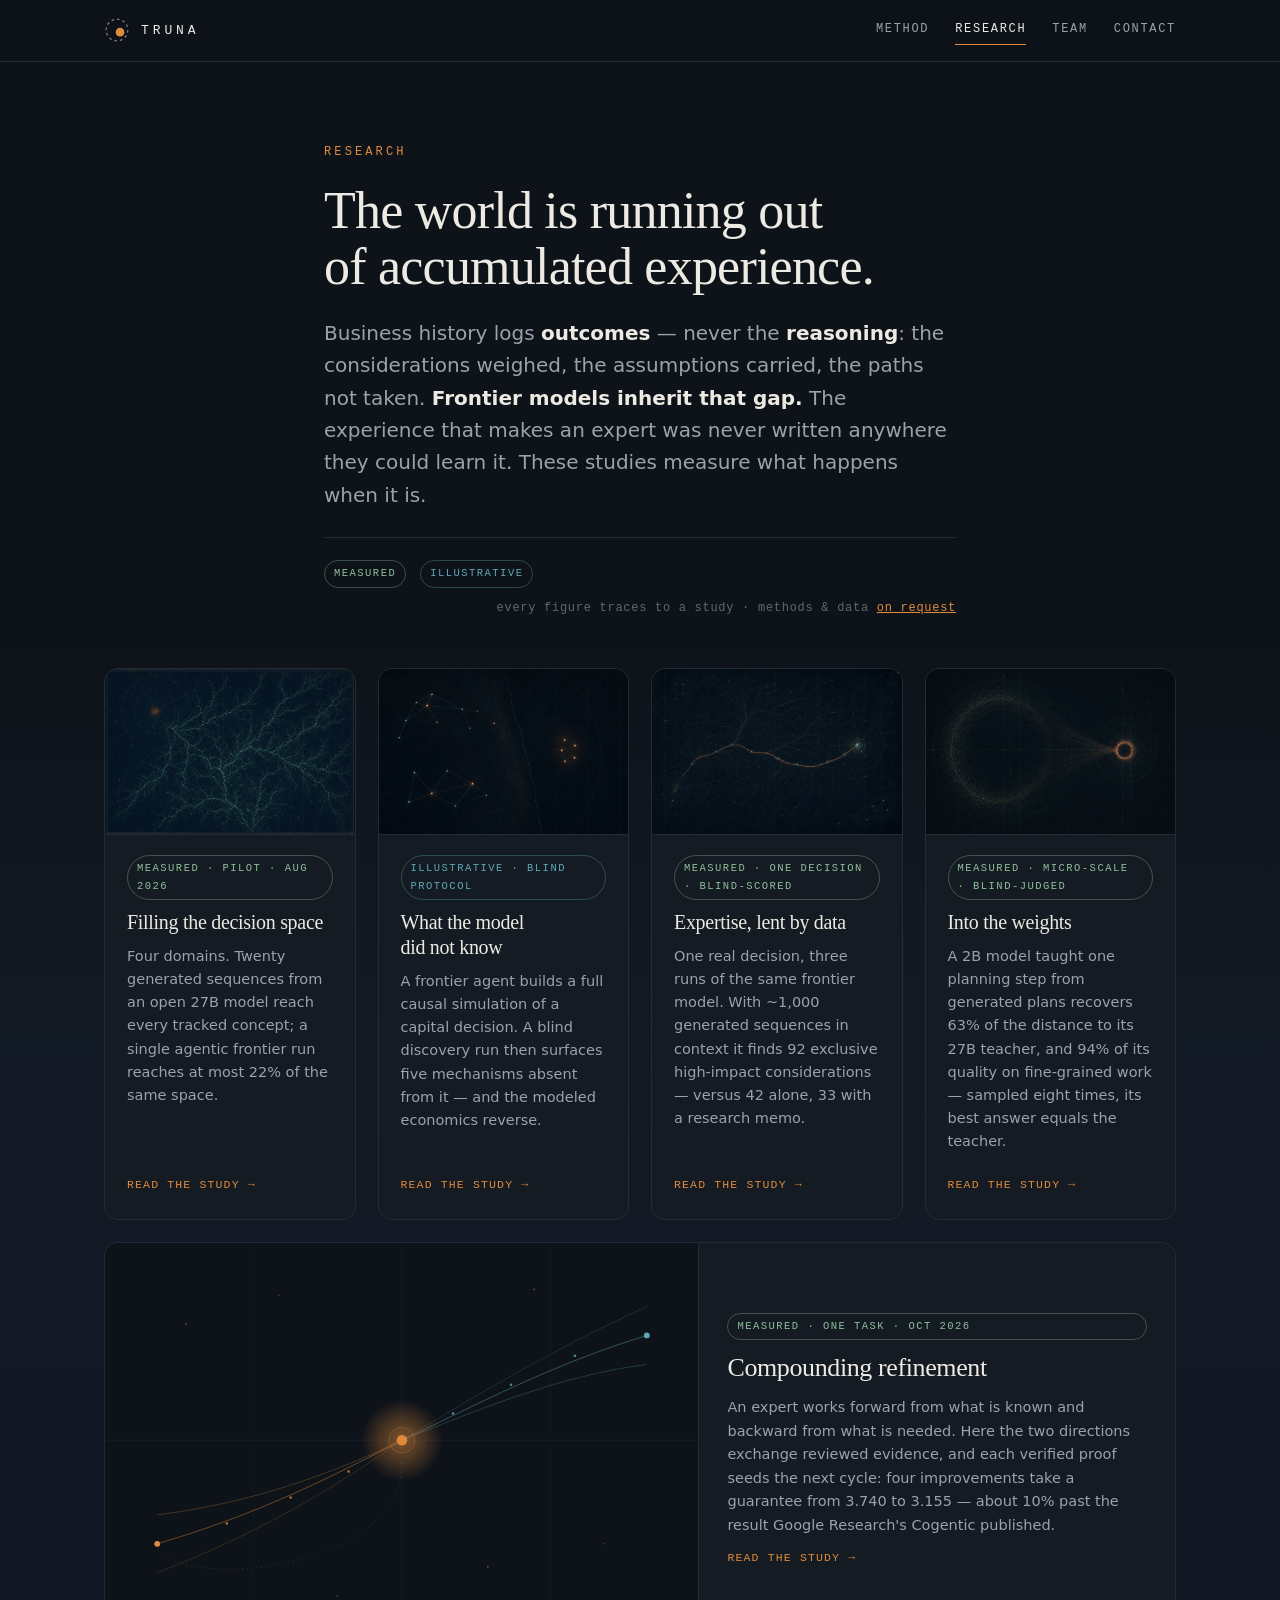
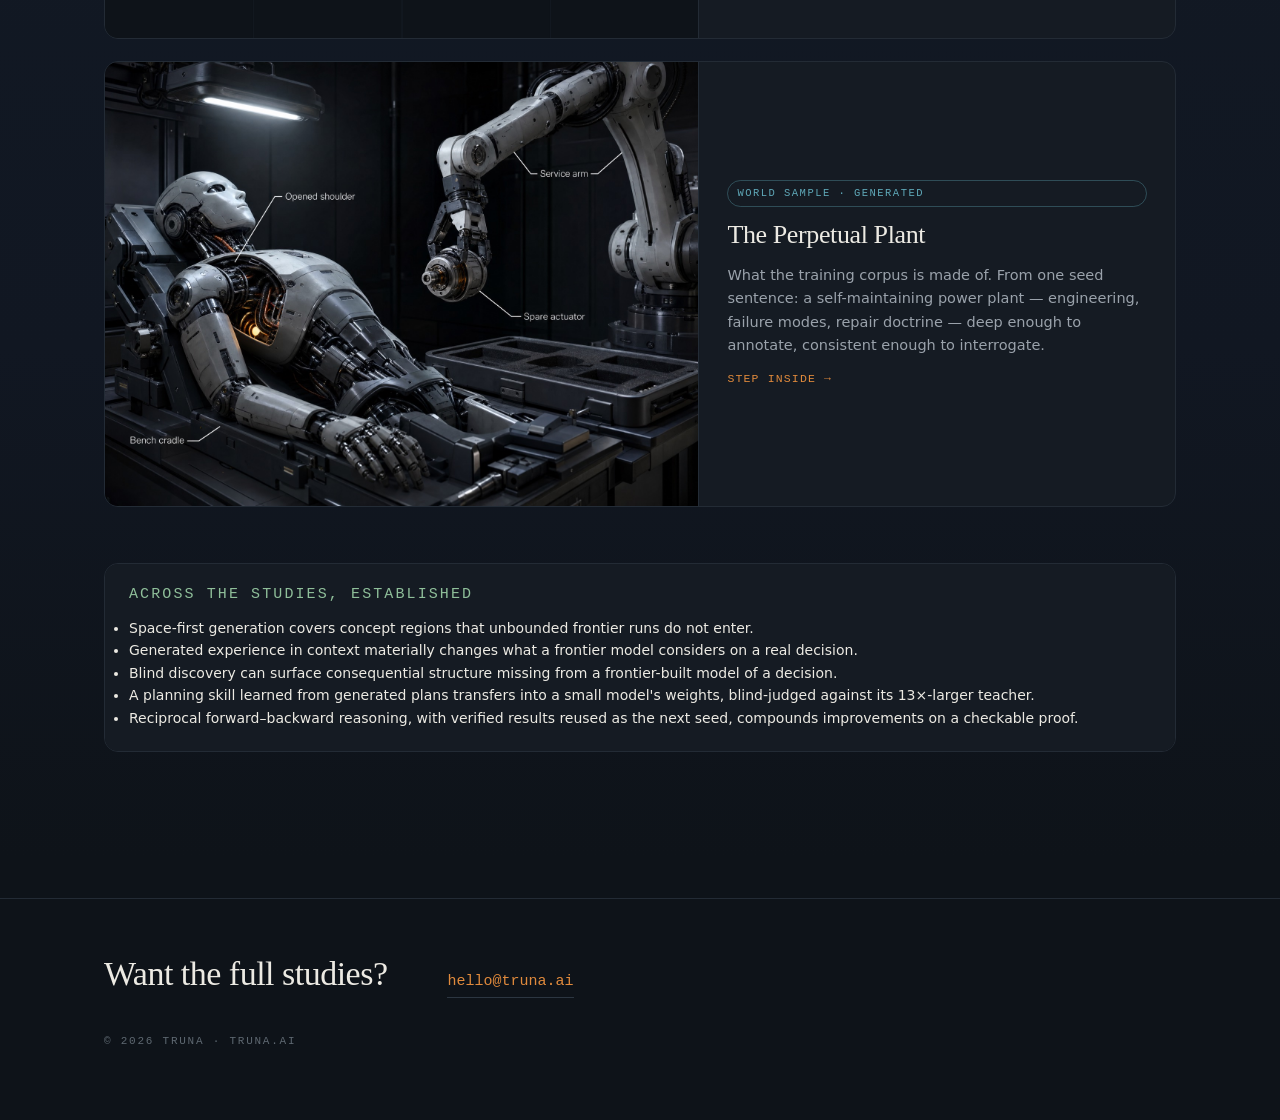
<file: research/index.html>
<!doctype html>
<html lang="en">
<head>
<meta charset="utf-8">
<meta name="viewport" content="width=device-width, initial-scale=1">
<link rel="icon" type="image/svg+xml" href="../favicon.svg">
<title>Research — Truna</title>
<meta name="description" content="Truna research: coverage, blind discovery, decision context, transfer into weights and compounding refinement — each study stated with what it establishes and what it does not.">
<link rel="stylesheet" href="../assets/site.css">
</head>
<body>

<nav class="nav">
  <div class="nav-in">
    <a class="brand" href="/">
      <svg width="26" height="26" viewBox="0 0 30 30"><circle cx="15" cy="15" r="12.5" fill="none" stroke="currentColor" opacity=".55" stroke-width="1.3" stroke-dasharray="3 3.5"/><circle cx="18.5" cy="17.5" r="5" fill="#E08A3C"/></svg>
      <span>Truna</span>
    </a>
    <div class="nav-links">
      <a class="hide-xs" href="/#method">Method</a>
      <a href="./" aria-current="page">Research</a>
      <a class="hide-s" href="/#team">Team</a>
      <a href="/#contact">Contact</a>
    </div>
  </div>
</nav>

<header class="article" style="padding-bottom:16px">
  <p class="eyebrow">Research</p>
  <h1>The world is running out of accumulated experience.</h1>
  <p class="lede">Business history logs <b>outcomes</b> — never the <b>reasoning</b>:
  the considerations weighed, the assumptions carried, the paths not taken.
  <b>Frontier models inherit that gap.</b> The experience that makes an expert was
  never written anywhere they could learn it. These studies measure what happens
  when it is.</p>
  <div class="meta">
    <span class="tag measured">measured</span>
    <span class="tag illustrative">illustrative</span>
    <span class="mono-cap" style="margin-left:auto">every figure traces to a study · methods &amp; data <a href="mailto:hello@truna.ai" style="color:var(--accent)">on request</a></span>
  </div>
</header>

<section style="padding-top:34px">
  <div class="wrap">
    <div class="cards">
      <a class="card" href="coverage.html">
        <div class="art"><img src="../assets/plate-coverage.jpg" alt="" loading="lazy"></div>
        <div class="pad">
          <span class="tag measured">measured · pilot · aug 2026</span>
          <h3>Filling the decision space</h3>
          <p>Four domains. Twenty generated sequences from an open 27B model reach
          every tracked concept; a single agentic frontier run reaches at most 22%
          of the same space.</p>
          <span class="foot">Read the study →</span>
        </div>
      </a>
      <a class="card" href="blind-discovery.html">
        <div class="art"><img src="../assets/plate-discovery.jpg" alt="" loading="lazy"></div>
        <div class="pad">
          <span class="tag illustrative">illustrative · blind protocol</span>
          <h3>What the model did not know</h3>
          <p>A frontier agent builds a full causal simulation of a capital decision.
          A blind discovery run then surfaces five mechanisms absent from it — and
          the modeled economics reverse.</p>
          <span class="foot">Read the study →</span>
        </div>
      </a>
      <a class="card" href="decision-context.html">
        <div class="art"><img src="../assets/plate-worlds.jpg" alt="" loading="lazy"></div>
        <div class="pad">
          <span class="tag measured">measured · one decision · blind-scored</span>
          <h3>Expertise, lent by data</h3>
          <p>One real decision, three runs of the same frontier model. With ~1,000
          generated sequences in context it finds 92 exclusive high-impact
          considerations — versus 42 alone, 33 with a research memo.</p>
          <span class="foot">Read the study →</span>
        </div>
      </a>
      <a class="card" href="transfer.html">
        <div class="art"><img src="../assets/plate-transfer.jpg" alt="" loading="lazy"></div>
        <div class="pad">
          <span class="tag measured">measured · micro-scale · blind-judged</span>
          <h3>Into the weights</h3>
          <p>A 2B model taught one planning step from generated plans recovers 63% of
          the distance to its 27B teacher, and 94% of its quality on fine-grained
          work — sampled eight times, its best answer equals the teacher.</p>
          <span class="foot">Read the study →</span>
        </div>
      </a>
    </div>

    <a class="banner" href="refinement.html">
      <div class="art"><img src="../assets/plate-refinement.svg" alt="Forward and backward reasoning paths converging on a verified result" loading="lazy"></div>
      <div class="pad">
        <span class="tag measured">measured · one task · oct 2026</span>
        <h3>Compounding refinement</h3>
        <p>An expert works forward from what is known and backward from what is
        needed. Here the two directions exchange reviewed evidence, and each
        verified proof seeds the next cycle: four improvements take a guarantee
        from 3.740 to 3.155 — about 10% past the result Google Research's
        Cogentic published.</p>
        <span class="foot">Read the study →</span>
      </div>
    </a>

    <a class="banner" href="world-sample.html">
      <div class="art"><img src="../assets/world/world-robot.jpg" alt="A service arm repairing a humanoid maintenance unit — from the generated world sample" loading="lazy"></div>
      <div class="pad">
        <span class="tag illustrative">world sample · generated</span>
        <h3>The Perpetual Plant</h3>
        <p>What the training corpus is made of. From one seed sentence: a
        self-maintaining power plant — engineering, failure modes, repair doctrine —
        deep enough to annotate, consistent enough to interrogate.</p>
        <span class="foot">Step inside →</span>
      </div>
    </a>

    <div class="claims" style="margin-top:56px;grid-template-columns:1fr">
      <div class="yes">
        <h3>Across the studies, established</h3>
        <ul>
          <li>Space-first generation covers concept regions that unbounded frontier
          runs do not enter.</li>
          <li>Generated experience in context materially changes what a frontier
          model considers on a real decision.</li>
          <li>Blind discovery can surface consequential structure missing from a
          frontier-built model of a decision.</li>
          <li>A planning skill learned from generated plans transfers into a small
          model's weights, blind-judged against its 13×-larger teacher.</li>
          <li>Reciprocal forward–backward reasoning, with verified results reused
          as the next seed, compounds improvements on a checkable proof.</li>
        </ul>
      </div>
    </div>
  </div>
</section>

<footer id="contact">
  <div class="wrap">
    <div class="foot-grid">
      <h2 style="font-size:clamp(24px,3.4vw,34px)">Want the full studies?</h2>
      <a class="mail" href="mailto:hello@truna.ai">hello@truna.ai</a>
    </div>
    <p class="foot-note">&copy; 2026 Truna · truna.ai</p>
  </div>
</footer>

</body>
</html>
</file>
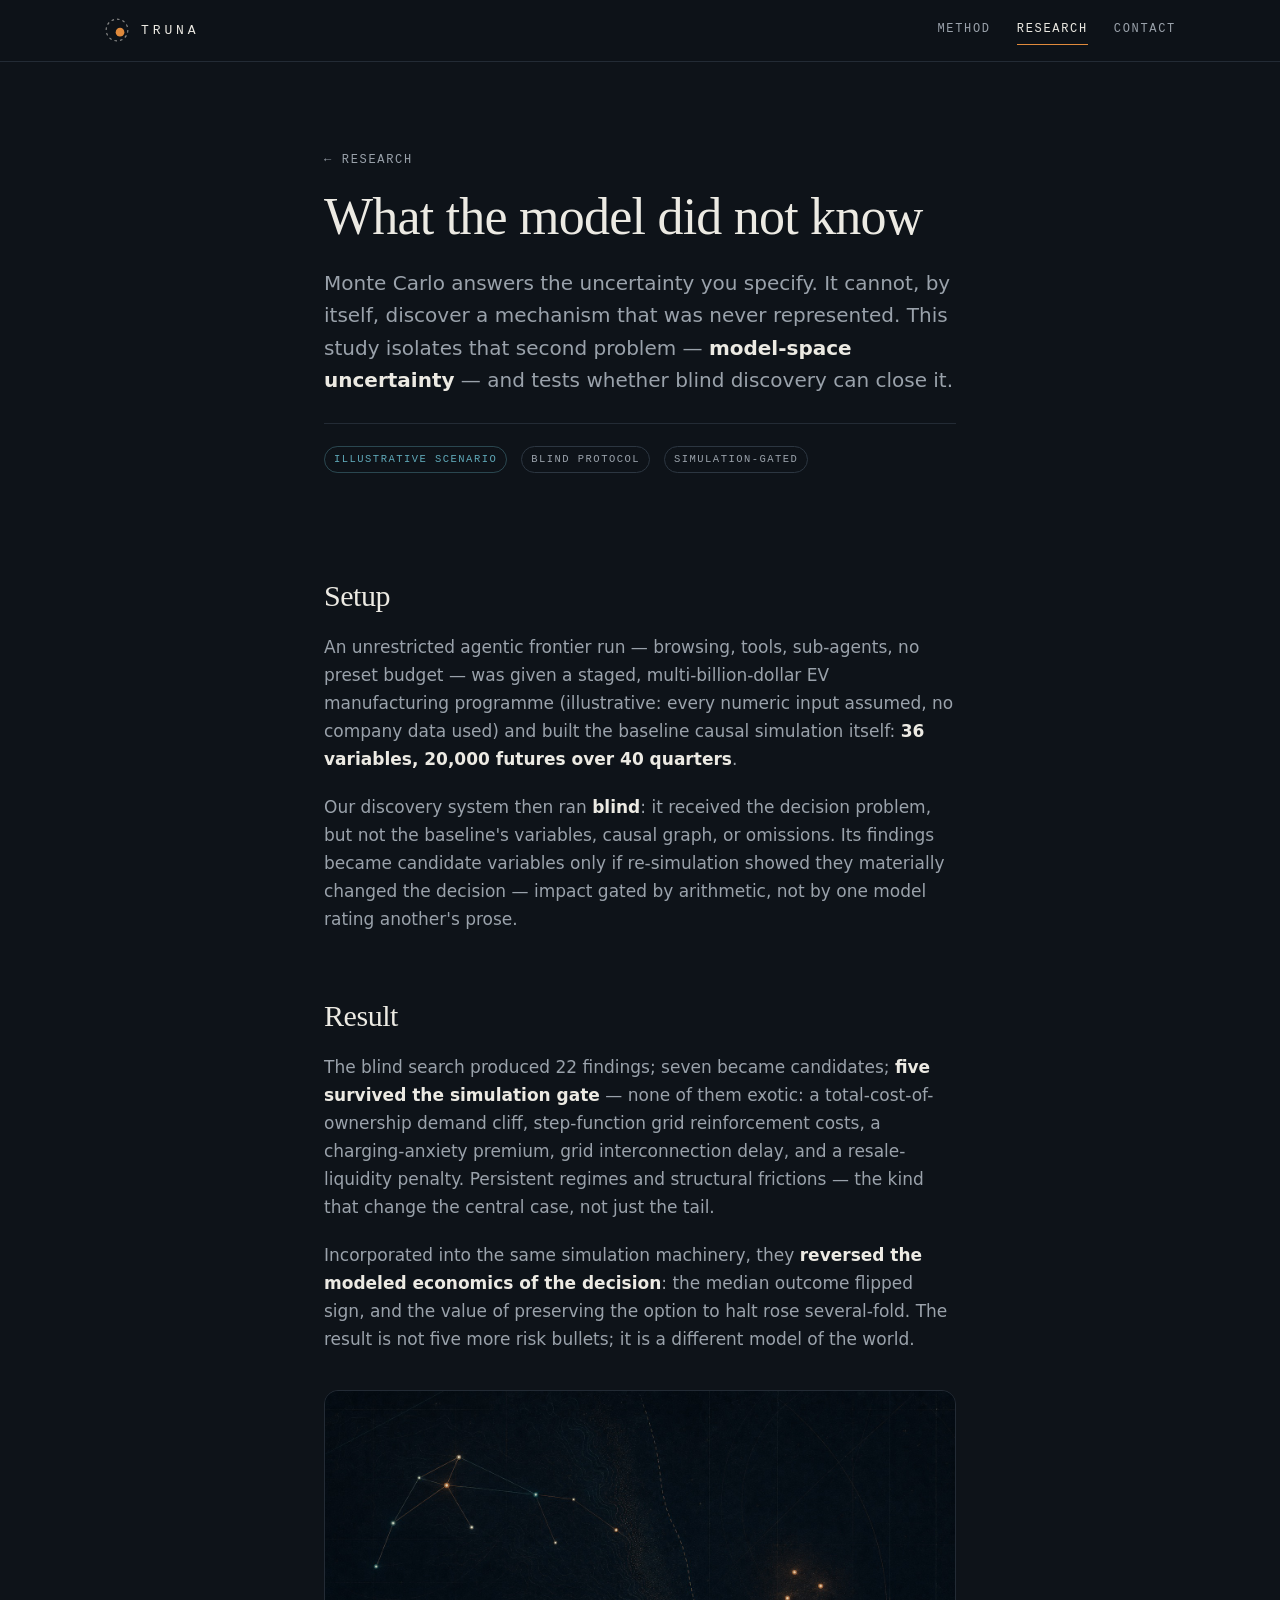
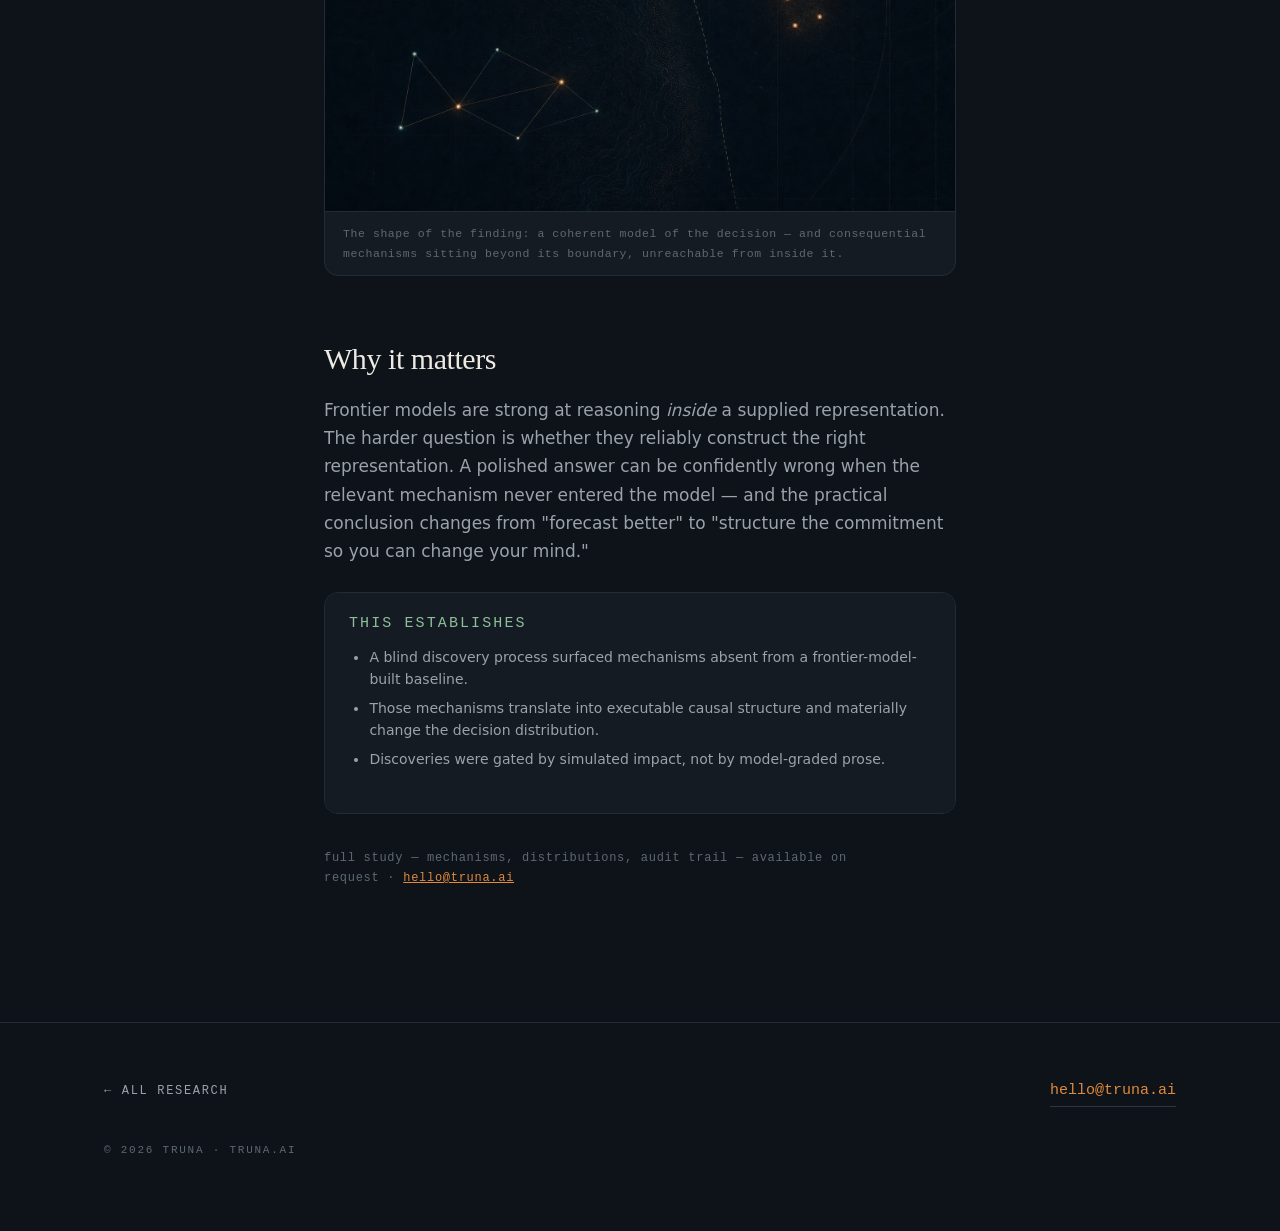
<file: research/blind-discovery.html>
<!doctype html>
<html lang="en">
<head>
<meta charset="utf-8">
<meta name="viewport" content="width=device-width, initial-scale=1">
<link rel="icon" type="image/svg+xml" href="../favicon.svg">
<title>What the model did not know — Truna Research</title>
<meta name="description" content="A blind discovery run against a frontier-built causal model of a capital decision surfaces five missing mechanisms — and the modeled economics reverse.">
<link rel="stylesheet" href="../assets/site.css">
</head>
<body>

<nav class="nav">
  <div class="nav-in">
    <a class="brand" href="/">
      <svg width="26" height="26" viewBox="0 0 30 30"><circle cx="15" cy="15" r="12.5" fill="none" stroke="currentColor" opacity=".55" stroke-width="1.3" stroke-dasharray="3 3.5"/><circle cx="18.5" cy="17.5" r="5" fill="#E08A3C"/></svg>
      <span>Truna</span>
    </a>
    <div class="nav-links">
      <a class="hide-xs" href="/#method">Method</a>
      <a href="./" aria-current="page">Research</a>
      <a href="/#contact">Contact</a>
    </div>
  </div>
</nav>

<header class="article">
  <a class="backlink" href="./">← Research</a>
  <h1>What the model did not know</h1>
  <p class="lede">Monte Carlo answers the uncertainty you specify. It cannot, by
  itself, discover a mechanism that was never represented. This study isolates
  that second problem — <b>model-space uncertainty</b> — and tests whether blind
  discovery can close it.</p>
  <div class="meta">
    <span class="tag illustrative">illustrative scenario</span>
    <span class="tag">blind protocol</span>
    <span class="tag">simulation-gated</span>
  </div>
</header>

<div class="prose">
  <h2>Setup</h2>
  <p>An unrestricted agentic frontier run — browsing, tools, sub-agents, no preset
  budget — was given a staged, multi-billion-dollar EV manufacturing programme
  (illustrative: every numeric input assumed, no company data used) and built the
  baseline causal simulation itself: <b>36 variables, 20,000 futures over 40
  quarters</b>.</p>
  <p>Our discovery system then ran <b>blind</b>: it received the decision problem,
  but not the baseline's variables, causal graph, or omissions. Its findings
  became candidate variables only if re-simulation showed they materially changed
  the decision — impact gated by arithmetic, not by one model rating another's
  prose.</p>

  <h2>Result</h2>
  <p>The blind search produced 22 findings; seven became candidates; <b>five
  survived the simulation gate</b> — none of them exotic: a total-cost-of-ownership
  demand cliff, step-function grid reinforcement costs, a charging-anxiety premium,
  grid interconnection delay, and a resale-liquidity penalty. Persistent regimes
  and structural frictions — the kind that change the central case, not just the
  tail.</p>
  <p>Incorporated into the same simulation machinery, they <b>reversed the modeled
  economics of the decision</b>: the median outcome flipped sign, and the value of
  preserving the option to halt rose several-fold. The result is not five more
  risk bullets; it is a different model of the world.</p>

  <figure class="fig">
    <img src="../assets/plate-discovery.jpg" alt="Two constellations of a known model, and mechanisms beyond its boundary" loading="lazy">
    <figcaption>The shape of the finding: a coherent model of the decision — and
    consequential mechanisms sitting beyond its boundary, unreachable from inside
    it.</figcaption>
  </figure>

  <h2>Why it matters</h2>
  <p>Frontier models are strong at reasoning <em>inside</em> a supplied
  representation. The harder question is whether they reliably construct the right
  representation. A polished answer can be confidently wrong when the relevant
  mechanism never entered the model — and the practical conclusion changes from
  "forecast better" to "structure the commitment so you can change your mind."</p>

  <div class="claims" style="grid-template-columns:1fr">
    <div class="yes">
      <h3>This establishes</h3>
      <ul>
        <li>A blind discovery process surfaced mechanisms absent from a
        frontier-model-built baseline.</li>
        <li>Those mechanisms translate into executable causal structure and
        materially change the decision distribution.</li>
        <li>Discoveries were gated by simulated impact, not by model-graded
        prose.</li>
      </ul>
    </div>
  </div>

  <p class="mono-cap">full study — mechanisms, distributions, audit trail —
  available on request ·
  <a href="mailto:hello@truna.ai" style="color:var(--accent)">hello@truna.ai</a></p>
</div>

<footer>
  <div class="wrap">
    <div class="foot-grid">
      <a class="backlink" href="./">← All research</a>
      <a class="mail" href="mailto:hello@truna.ai" style="margin-left:auto">hello@truna.ai</a>
    </div>
    <p class="foot-note">&copy; 2026 Truna · truna.ai</p>
  </div>
</footer>

</body>
</html>
</file>
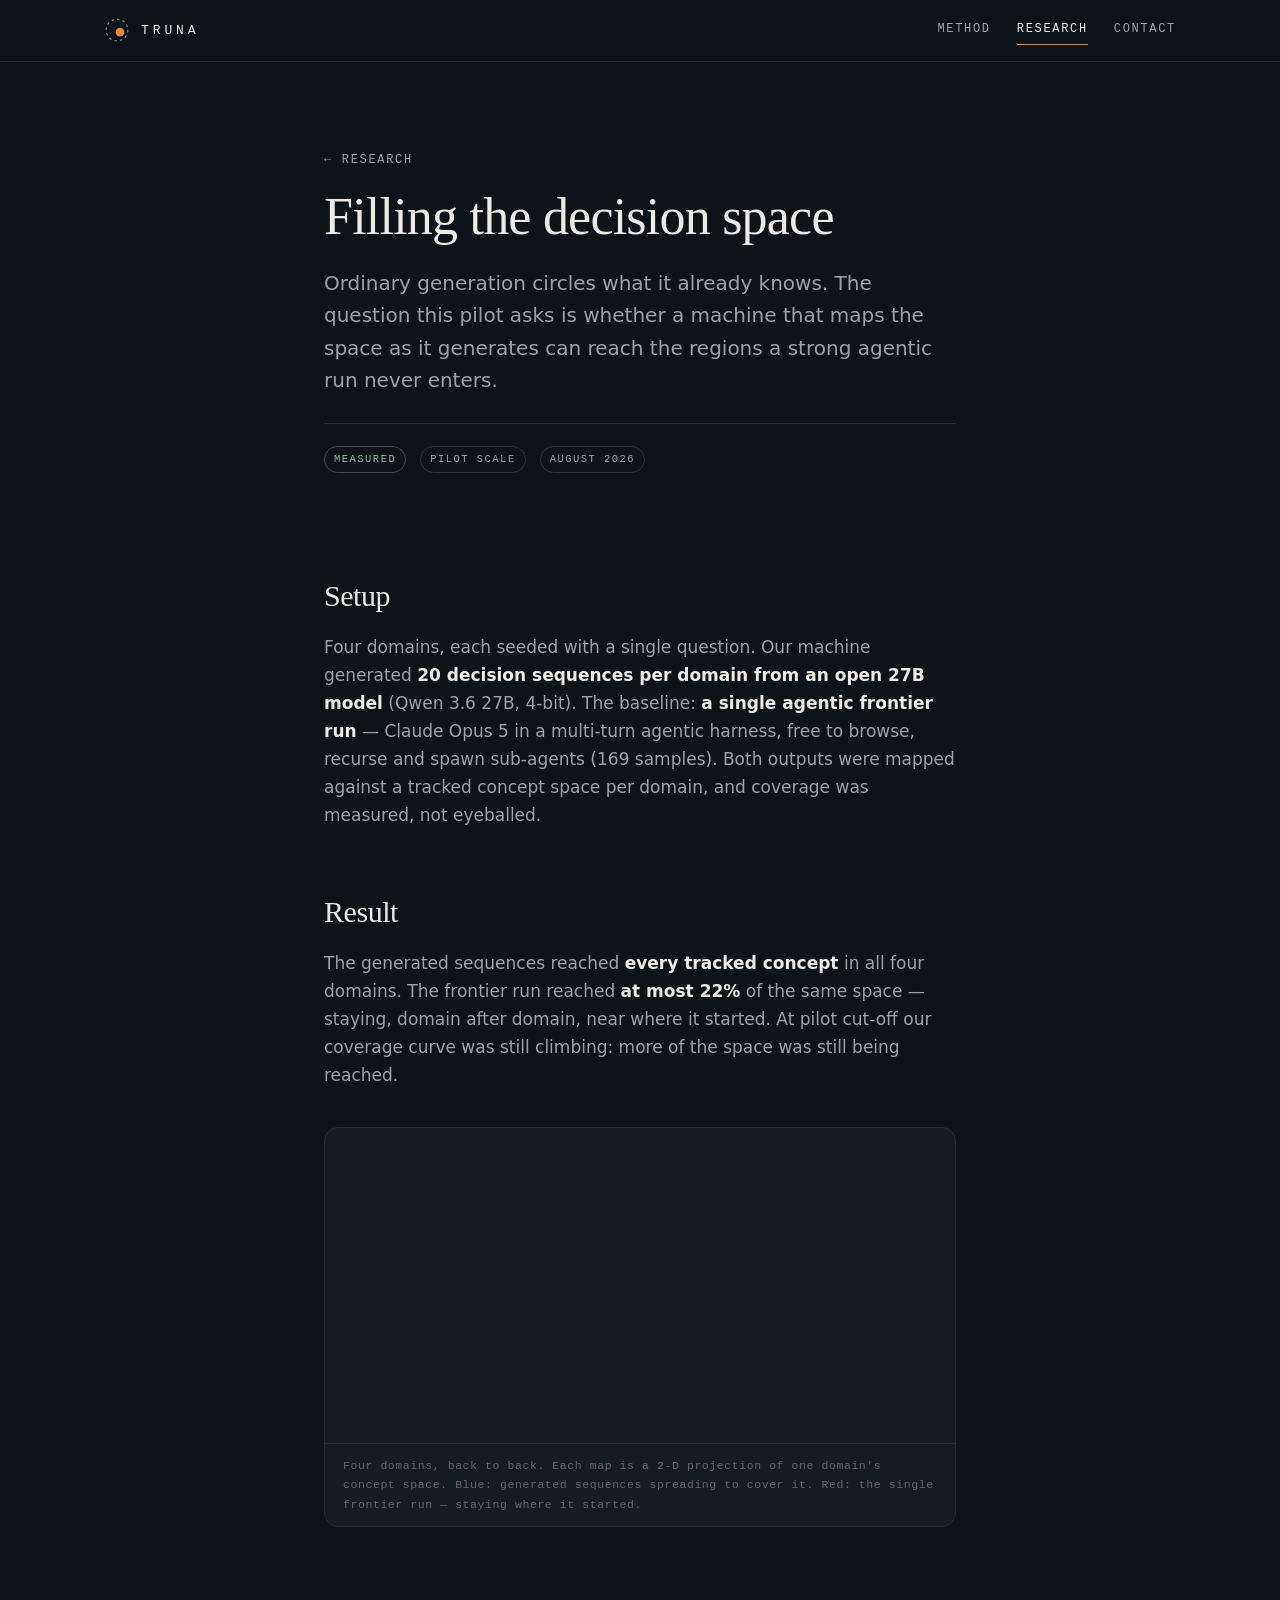
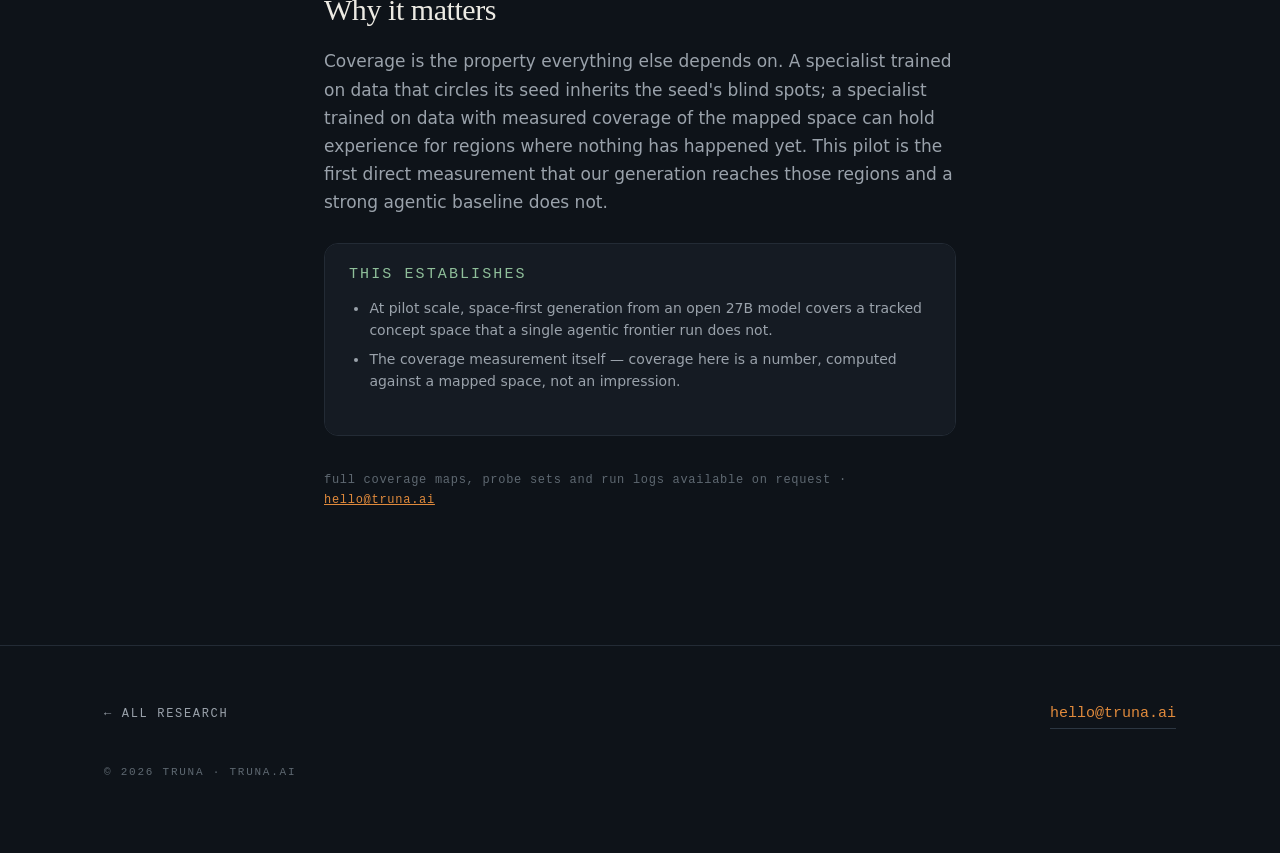
<file: research/coverage.html>
<!doctype html>
<html lang="en">
<head>
<meta charset="utf-8">
<meta name="viewport" content="width=device-width, initial-scale=1">
<link rel="icon" type="image/svg+xml" href="../favicon.svg">
<title>Filling the decision space — Truna Research</title>
<meta name="description" content="Pilot measurement: space-first generation from an open 27B model covers a mapped concept space that a single agentic frontier run barely enters.">
<link rel="stylesheet" href="../assets/site.css">
</head>
<body>

<nav class="nav">
  <div class="nav-in">
    <a class="brand" href="/">
      <svg width="26" height="26" viewBox="0 0 30 30"><circle cx="15" cy="15" r="12.5" fill="none" stroke="currentColor" opacity=".55" stroke-width="1.3" stroke-dasharray="3 3.5"/><circle cx="18.5" cy="17.5" r="5" fill="#E08A3C"/></svg>
      <span>Truna</span>
    </a>
    <div class="nav-links">
      <a class="hide-xs" href="/#method">Method</a>
      <a href="./" aria-current="page">Research</a>
      <a href="/#contact">Contact</a>
    </div>
  </div>
</nav>

<header class="article">
  <a class="backlink" href="./">← Research</a>
  <h1>Filling the decision space</h1>
  <p class="lede">Ordinary generation circles what it already knows. The question
  this pilot asks is whether a machine that maps the space as it generates can
  reach the regions a strong agentic run never enters.</p>
  <div class="meta">
    <span class="tag measured">measured</span>
    <span class="tag">pilot scale</span>
    <span class="tag">august 2026</span>
  </div>
</header>

<div class="prose">
  <h2>Setup</h2>
  <p>Four domains, each seeded with a single question. Our machine generated
  <b>20 decision sequences per domain from an open 27B model</b> (Qwen 3.6 27B,
  4-bit). The baseline: <b>a single agentic frontier run</b> — Claude Opus 5 in a multi-turn agentic harness, free to browse,
  recurse and spawn sub-agents (169 samples). Both outputs were mapped against a
  tracked concept space per domain, and coverage was measured, not eyeballed.</p>

  <h2>Result</h2>
  <p>The generated sequences reached <b>every tracked concept</b> in all four
  domains. The frontier run reached <b>at most 22%</b> of the same space —
  staying, domain after domain, near where it started. At pilot cut-off our
  coverage curve was still climbing: more of the space was still being reached.</p>

  <figure class="fig">
    <video src="../assets/coverage-all.mp4" autoplay muted loop playsinline></video>
    <figcaption>Four domains, back to back. Each map is a 2-D projection of one
    domain's concept space. Blue: generated sequences spreading to cover it.
    Red: the single frontier run — staying where it started.</figcaption>
  </figure>

  <h2>Why it matters</h2>
  <p>Coverage is the property everything else depends on. A specialist trained on
  data that circles its seed inherits the seed's blind spots; a specialist trained
  on data with measured coverage of the mapped space can hold experience for
  regions where nothing has happened yet. This pilot is the first direct
  measurement that our generation reaches those regions and a strong agentic
  baseline does not.</p>

  <div class="claims" style="grid-template-columns:1fr">
    <div class="yes">
      <h3>This establishes</h3>
      <ul>
        <li>At pilot scale, space-first generation from an open 27B model covers a
        tracked concept space that a single agentic frontier run
        does not.</li>
        <li>The coverage measurement itself — coverage here is a number, computed
        against a mapped space, not an impression.</li>
      </ul>
    </div>
  </div>

  <p class="mono-cap">full coverage maps, probe sets and run logs available on
  request · <a href="mailto:hello@truna.ai" style="color:var(--accent)">hello@truna.ai</a></p>
</div>

<footer>
  <div class="wrap">
    <div class="foot-grid">
      <a class="backlink" href="./">← All research</a>
      <a class="mail" href="mailto:hello@truna.ai" style="margin-left:auto">hello@truna.ai</a>
    </div>
    <p class="foot-note">&copy; 2026 Truna · truna.ai</p>
  </div>
</footer>

</body>
</html>
</file>
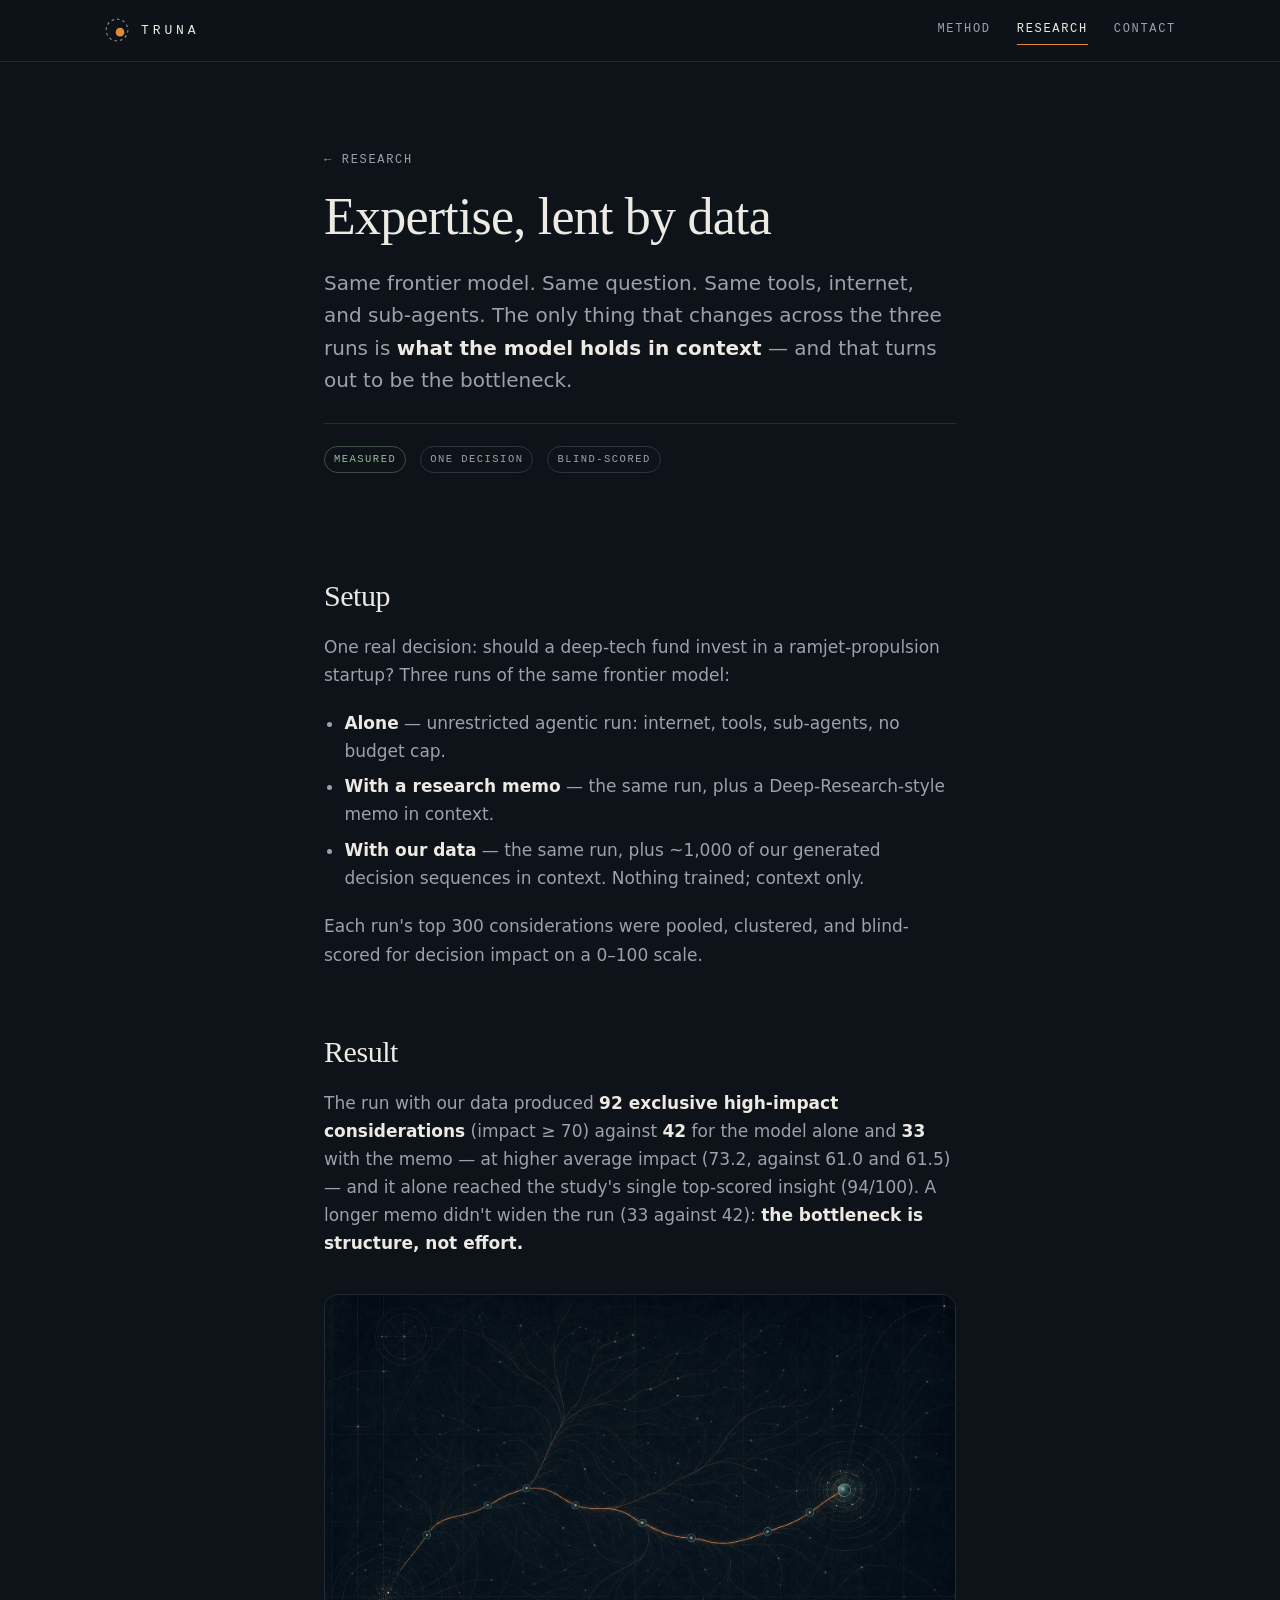
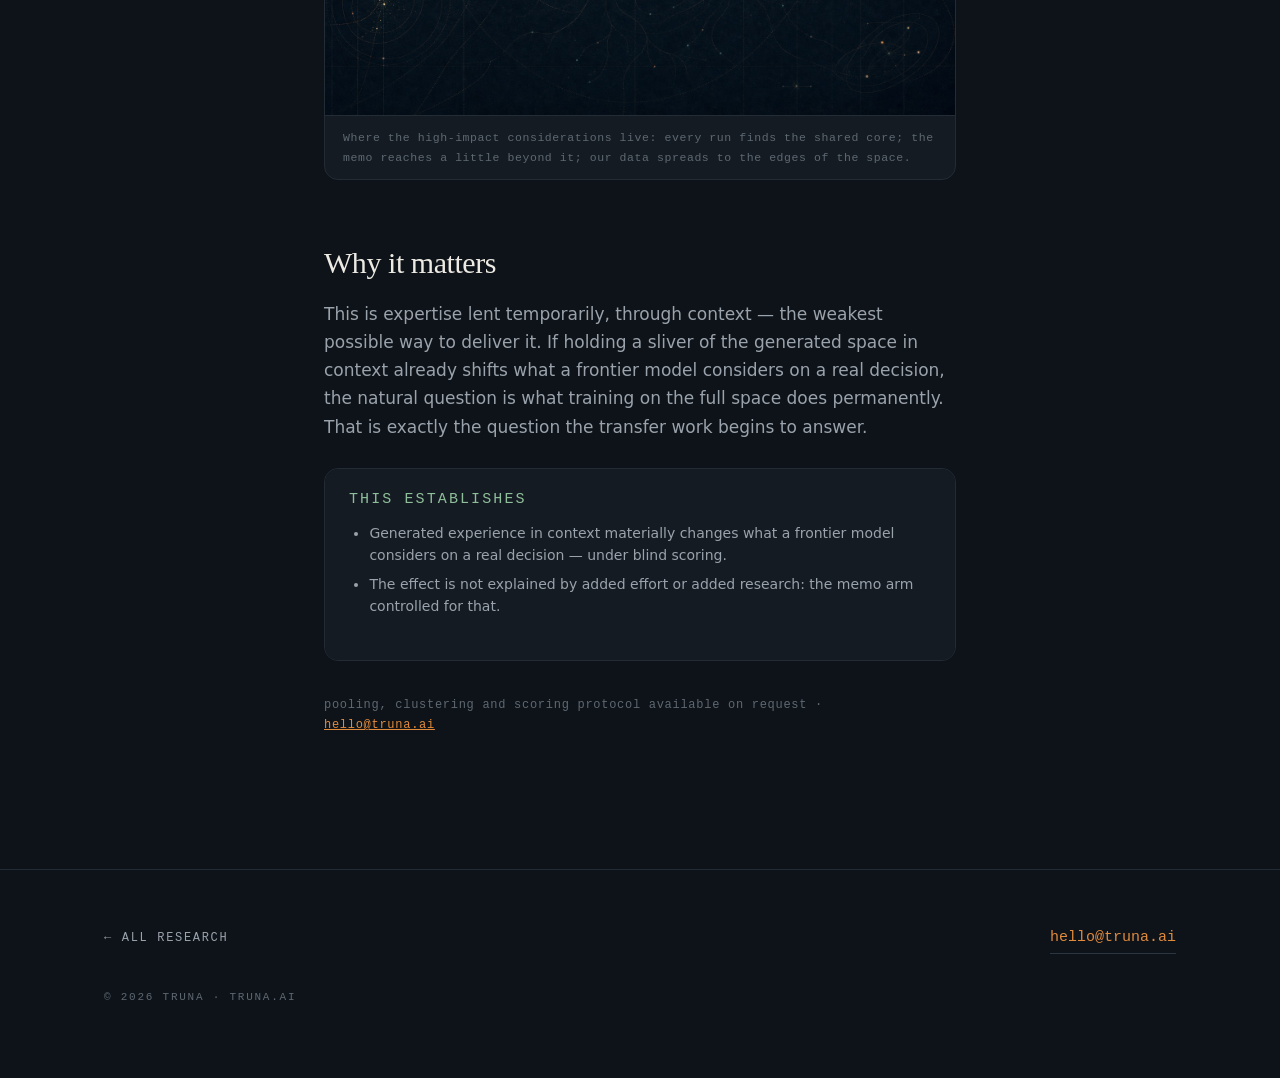
<file: research/decision-context.html>
<!doctype html>
<html lang="en">
<head>
<meta charset="utf-8">
<meta name="viewport" content="width=device-width, initial-scale=1">
<link rel="icon" type="image/svg+xml" href="../favicon.svg">
<title>Expertise, lent by data — Truna Research</title>
<meta name="description" content="One real decision, three runs of the same frontier model — only what it holds in context changes. Generated experience more than doubles its exclusive high-impact considerations.">
<link rel="stylesheet" href="../assets/site.css">
</head>
<body>

<nav class="nav">
  <div class="nav-in">
    <a class="brand" href="/">
      <svg width="26" height="26" viewBox="0 0 30 30"><circle cx="15" cy="15" r="12.5" fill="none" stroke="currentColor" opacity=".55" stroke-width="1.3" stroke-dasharray="3 3.5"/><circle cx="18.5" cy="17.5" r="5" fill="#E08A3C"/></svg>
      <span>Truna</span>
    </a>
    <div class="nav-links">
      <a class="hide-xs" href="/#method">Method</a>
      <a href="./" aria-current="page">Research</a>
      <a href="/#contact">Contact</a>
    </div>
  </div>
</nav>

<header class="article">
  <a class="backlink" href="./">← Research</a>
  <h1>Expertise, lent by data</h1>
  <p class="lede">Same frontier model. Same question. Same tools, internet, and
  sub-agents. The only thing that changes across the three runs is <b>what the
  model holds in context</b> — and that turns out to be the bottleneck.</p>
  <div class="meta">
    <span class="tag measured">measured</span>
    <span class="tag">one decision</span>
    <span class="tag">blind-scored</span>
  </div>
</header>

<div class="prose">
  <h2>Setup</h2>
  <p>One real decision: should a deep-tech fund invest in a ramjet-propulsion
  startup? Three runs of the same frontier model:</p>
  <ul>
    <li><b>Alone</b> — unrestricted agentic run: internet, tools, sub-agents, no
    budget cap.</li>
    <li><b>With a research memo</b> — the same run, plus a Deep-Research-style memo
    in context.</li>
    <li><b>With our data</b> — the same run, plus ~1,000 of our generated decision
    sequences in context. Nothing trained; context only.</li>
  </ul>
  <p>Each run's top 300 considerations were pooled, clustered, and blind-scored
  for decision impact on a 0–100 scale.</p>

  <h2>Result</h2>
  <p>The run with our data produced <b>92 exclusive high-impact considerations</b>
  (impact ≥ 70) against <b>42</b> for the model alone and <b>33</b> with the memo
  — at higher average impact (73.2, against 61.0 and 61.5) — and it alone reached
  the study's single top-scored insight (94/100). A longer memo didn't widen the
  run (33 against 42): <b>the bottleneck is structure, not effort.</b></p>

  <figure class="fig">
    <img src="../assets/plate-worlds.jpg" alt="One path threading many candidate worlds" loading="lazy">
    <figcaption>Where the high-impact considerations live: every run finds the
    shared core; the memo reaches a little beyond it; our data spreads to the
    edges of the space.</figcaption>
  </figure>

  <h2>Why it matters</h2>
  <p>This is expertise lent temporarily, through context — the weakest possible
  way to deliver it. If holding a sliver of the generated space in context already
  shifts what a frontier model considers on a real decision, the natural question
  is what training on the full space does permanently. That is exactly the
  question the transfer work begins to answer.</p>

  <div class="claims" style="grid-template-columns:1fr">
    <div class="yes">
      <h3>This establishes</h3>
      <ul>
        <li>Generated experience in context materially changes what a frontier
        model considers on a real decision — under blind scoring.</li>
        <li>The effect is not explained by added effort or added research: the
        memo arm controlled for that.</li>
      </ul>
    </div>
  </div>

  <p class="mono-cap">pooling, clustering and scoring protocol available on
  request · <a href="mailto:hello@truna.ai" style="color:var(--accent)">hello@truna.ai</a></p>
</div>

<footer>
  <div class="wrap">
    <div class="foot-grid">
      <a class="backlink" href="./">← All research</a>
      <a class="mail" href="mailto:hello@truna.ai" style="margin-left:auto">hello@truna.ai</a>
    </div>
    <p class="foot-note">&copy; 2026 Truna · truna.ai</p>
  </div>
</footer>

</body>
</html>
</file>
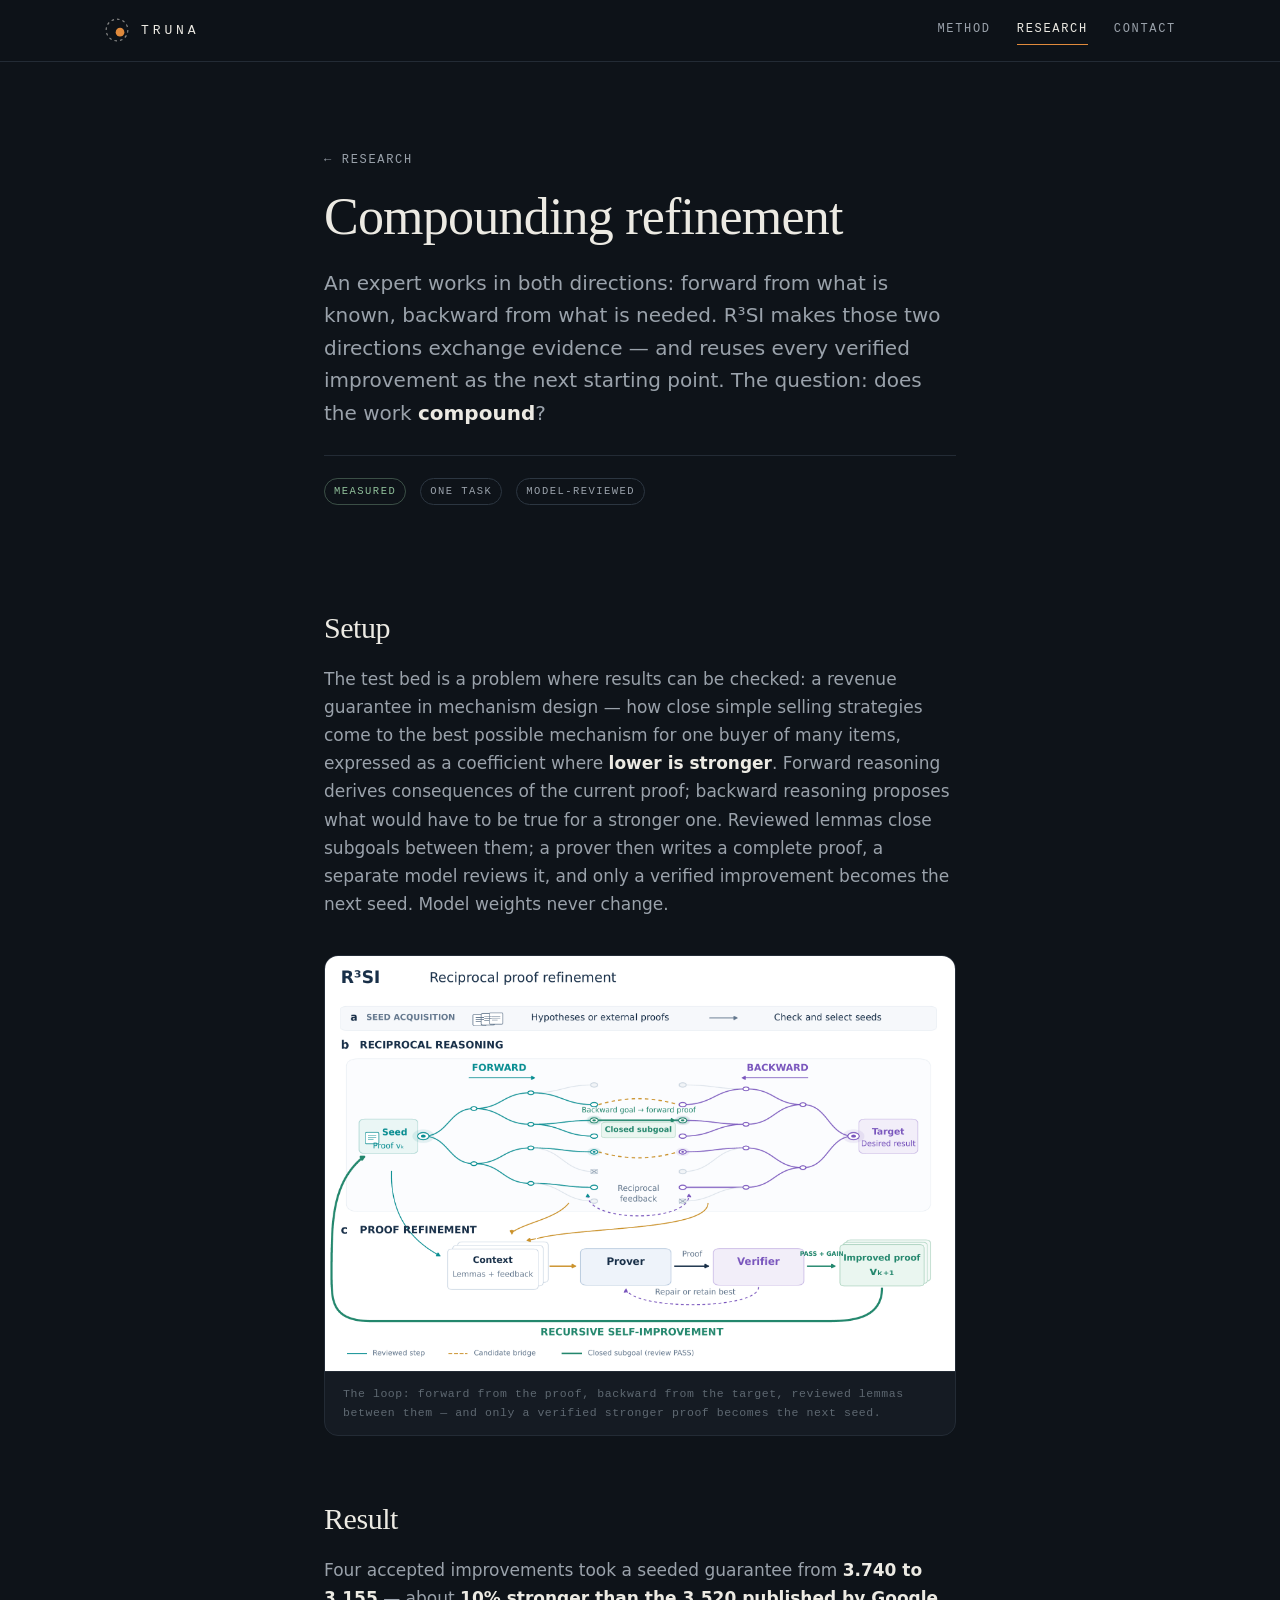
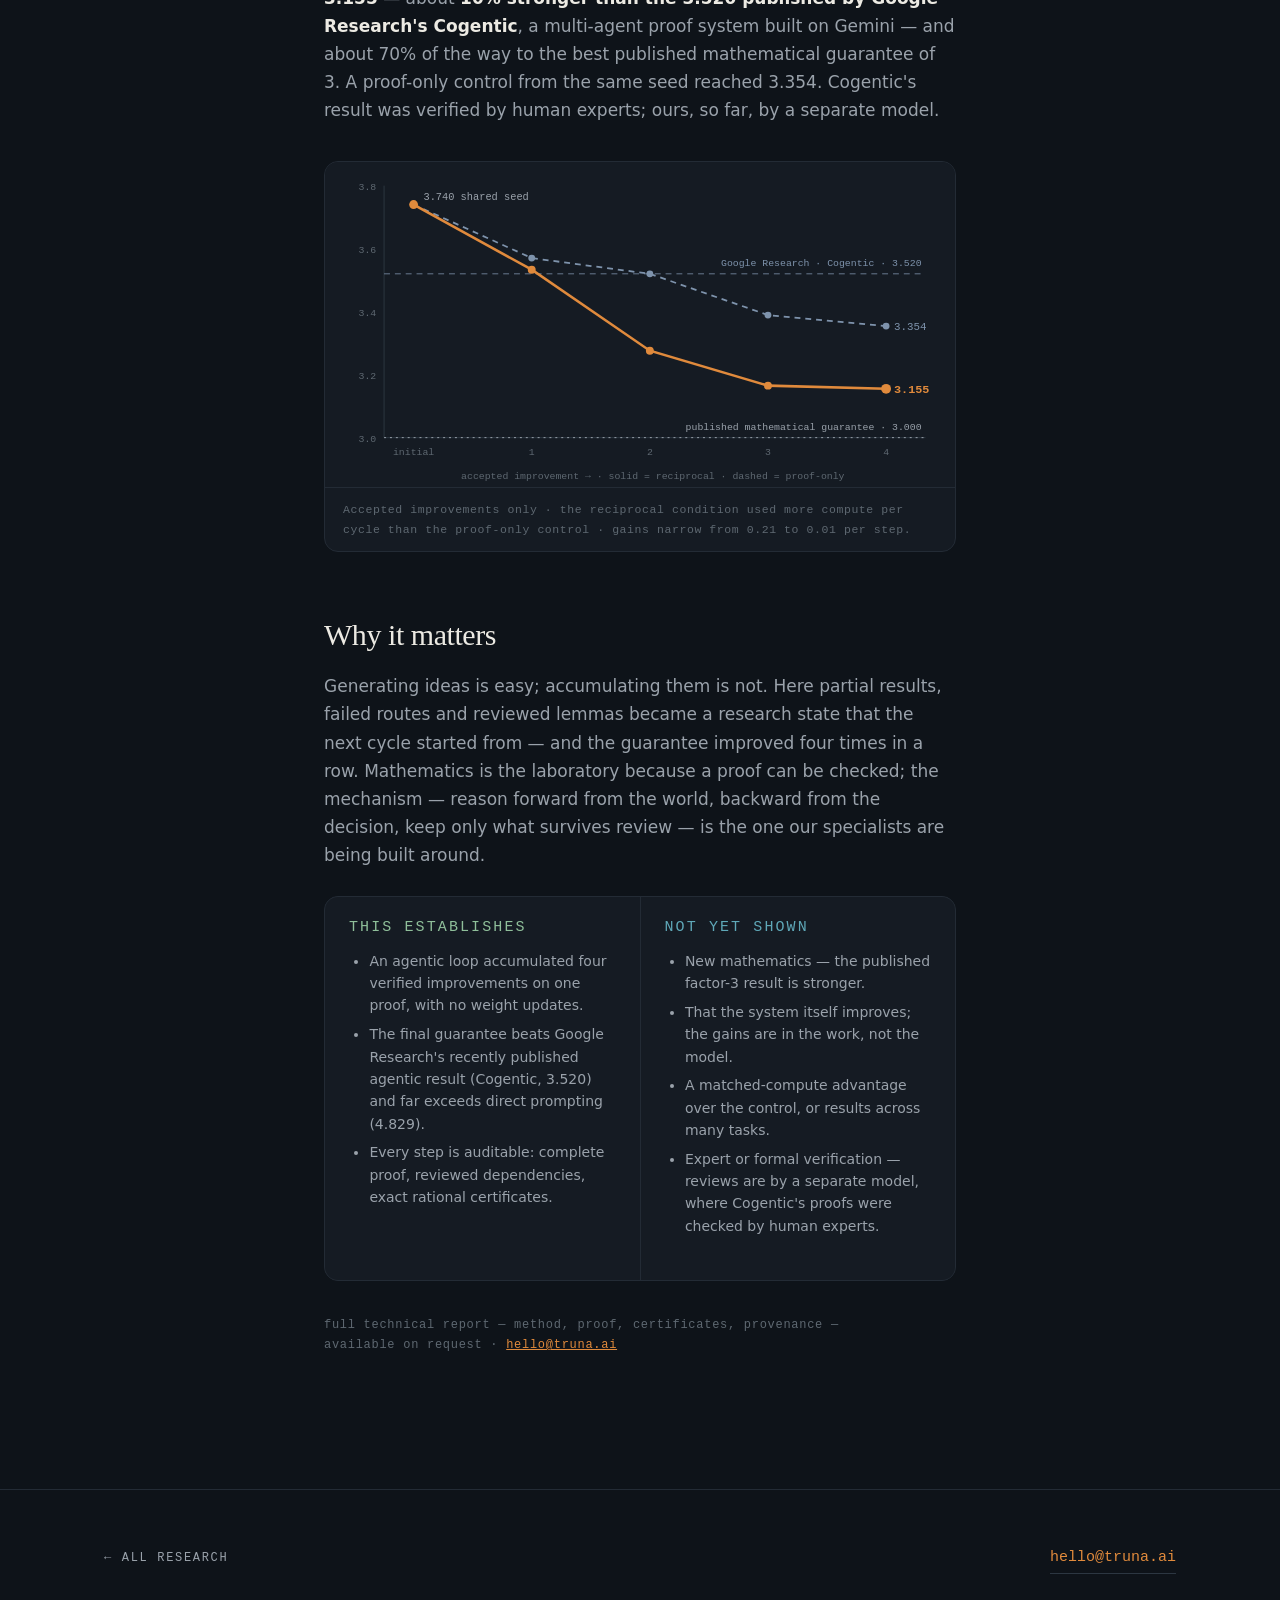
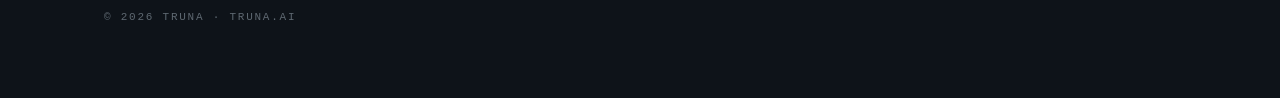
<file: research/refinement.html>
<!doctype html>
<html lang="en">
<head>
<meta charset="utf-8">
<meta name="viewport" content="width=device-width, initial-scale=1">
<link rel="icon" type="image/svg+xml" href="../favicon.svg">
<title>Compounding refinement — Truna Research</title>
<meta name="description" content="R³SI: forward and backward reasoning exchange reviewed evidence, and each verified improvement seeds the next cycle. Four accepted improvements take a proof guarantee from 3.740 to 3.155.">
<link rel="stylesheet" href="../assets/site.css">
</head>
<body>

<nav class="nav">
  <div class="nav-in">
    <a class="brand" href="/">
      <svg width="26" height="26" viewBox="0 0 30 30"><circle cx="15" cy="15" r="12.5" fill="none" stroke="currentColor" opacity=".55" stroke-width="1.3" stroke-dasharray="3 3.5"/><circle cx="18.5" cy="17.5" r="5" fill="#E08A3C"/></svg>
      <span>Truna</span>
    </a>
    <div class="nav-links">
      <a class="hide-xs" href="/#method">Method</a>
      <a href="./" aria-current="page">Research</a>
      <a href="/#contact">Contact</a>
    </div>
  </div>
</nav>

<header class="article">
  <a class="backlink" href="./">← Research</a>
  <h1>Compounding refinement</h1>
  <p class="lede">An expert works in both directions: forward from what is known,
  backward from what is needed. R³SI makes those two directions exchange
  evidence — and reuses every verified improvement as the next starting point.
  The question: does the work <b>compound</b>?</p>
  <div class="meta">
    <span class="tag measured">measured</span>
    <span class="tag">one task</span>
    <span class="tag">model-reviewed</span>
  </div>
</header>

<div class="prose">
  <h2>Setup</h2>
  <p>The test bed is a problem where results can be checked: a revenue guarantee
  in mechanism design — how close simple selling strategies come to the best
  possible mechanism for one buyer of many items, expressed as a coefficient
  where <b>lower is stronger</b>. Forward reasoning derives consequences of the
  current proof; backward reasoning proposes what would have to be true for a
  stronger one. Reviewed lemmas close subgoals between them; a prover then writes
  a complete proof, a separate model reviews it, and only a verified improvement
  becomes the next seed. Model weights never change.</p>

  <figure class="fig">
    <img src="../assets/r3si-figure.png" alt="The R³SI pipeline: seed acquisition; reciprocal reasoning, where forward search from the seed proof and backward search from the target meet at closed subgoals; and proof refinement, where a prover and a separate verifier turn retained lemmas and feedback into an improved proof that becomes the next seed" loading="lazy" style="background:#fff">
    <figcaption>The loop: forward from the proof, backward from the target,
    reviewed lemmas between them — and only a verified stronger proof becomes the
    next seed.</figcaption>
  </figure>

  <h2>Result</h2>
  <p>Four accepted improvements took a seeded guarantee from <b>3.740 to
  3.155</b> — about <b>10% stronger than the 3.520 published by Google
  Research's Cogentic</b>, a multi-agent proof system built on Gemini — and
  about 70% of the way to the best published mathematical guarantee of 3. A
  proof-only control from the same seed reached 3.354. Cogentic's result was
  verified by human experts; ours, so far, by a separate model.</p>

  <figure class="fig">
    <svg viewBox="0 0 640 330" role="img" aria-label="Approximation factor across an initial proof and four accepted improvements: reciprocal refinement falls from 3.740 to 3.155, proof-only refinement from 3.740 to 3.354; reference lines at 3.520 for the published agentic result and 3.0 for the published mathematical guarantee" style="display:block;width:100%;height:auto;background:var(--panel)">
      <line x1="60" y1="280" x2="610" y2="280" stroke="#2C3641"/>
      <line x1="60" y1="280" x2="60" y2="24" stroke="#2C3641"/>
      <g font-family="ui-monospace,Menlo,monospace" font-size="10" fill="#5E6871" text-anchor="end">
        <text x="52" y="284">3.0</text><text x="52" y="220">3.2</text><text x="52" y="156">3.4</text><text x="52" y="92">3.6</text><text x="52" y="28">3.8</text>
      </g>
      <line x1="60" y1="113.6" x2="610" y2="113.6" stroke="#7E93AC" stroke-dasharray="6 5" opacity=".8"/>
      <text x="606" y="106" text-anchor="end" font-family="ui-monospace,Menlo,monospace" font-size="10" fill="#7E93AC">Google Research · Cogentic · 3.520</text>
      <line x1="60" y1="280" x2="610" y2="280" stroke="#9AA2AB" stroke-dasharray="2 4"/>
      <text x="606" y="272" text-anchor="end" font-family="ui-monospace,Menlo,monospace" font-size="10" fill="#9AA2AB">published mathematical guarantee · 3.000</text>
      <path d="M90 43.2 L210 97.6 L330 113.6 L450 155.5 L570 166.7" fill="none" stroke="#7E93AC" stroke-width="1.8" stroke-dasharray="6 5"/>
      <path d="M90 43.2 L210 109.4 L330 191.7 L450 227.2 L570 230.4" fill="none" stroke="#E08A3C" stroke-width="2.6"/>
      <g fill="#E08A3C"><circle cx="90" cy="43.2" r="4.5"/><circle cx="210" cy="109.4" r="4"/><circle cx="330" cy="191.7" r="4"/><circle cx="450" cy="227.2" r="4"/><circle cx="570" cy="230.4" r="5"/></g>
      <g fill="#7E93AC"><circle cx="210" cy="97.6" r="3.5"/><circle cx="330" cy="113.6" r="3.5"/><circle cx="450" cy="155.5" r="3.5"/><circle cx="570" cy="166.7" r="3.5"/></g>
      <text x="100" y="39" font-family="ui-monospace,Menlo,monospace" font-size="10.5" fill="#9AA2AB">3.740 shared seed</text>
      <text x="578" y="235" font-family="ui-monospace,Menlo,monospace" font-size="12" font-weight="600" fill="#E08A3C">3.155</text>
      <text x="578" y="171" font-family="ui-monospace,Menlo,monospace" font-size="11" fill="#7E93AC">3.354</text>
      <g font-family="ui-monospace,Menlo,monospace" font-size="10" fill="#5E6871" text-anchor="middle">
        <text x="90" y="298">initial</text><text x="210" y="298">1</text><text x="330" y="298">2</text><text x="450" y="298">3</text><text x="570" y="298">4</text>
      </g>
      <text x="333" y="322" text-anchor="middle" font-family="ui-monospace,Menlo,monospace" font-size="10" fill="#5E6871">accepted improvement → · solid = reciprocal · dashed = proof-only</text>
    </svg>
    <figcaption>Accepted improvements only · the reciprocal condition used more
    compute per cycle than the proof-only control · gains narrow from 0.21 to
    0.01 per step.</figcaption>
  </figure>

  <h2>Why it matters</h2>
  <p>Generating ideas is easy; accumulating them is not. Here partial results,
  failed routes and reviewed lemmas became a research state that the next cycle
  started from — and the guarantee improved four times in a row. Mathematics is
  the laboratory because a proof can be checked; the mechanism — reason forward
  from the world, backward from the decision, keep only what survives review —
  is the one our specialists are being built around.</p>

  <div class="claims">
    <div class="yes">
      <h3>This establishes</h3>
      <ul>
        <li>An agentic loop accumulated four verified improvements on one proof,
        with no weight updates.</li>
        <li>The final guarantee beats Google Research's recently published
        agentic result (Cogentic, 3.520) and far exceeds direct prompting
        (4.829).</li>
        <li>Every step is auditable: complete proof, reviewed dependencies, exact
        rational certificates.</li>
      </ul>
    </div>
    <div class="no">
      <h3>Not yet shown</h3>
      <ul>
        <li>New mathematics — the published factor-3 result is stronger.</li>
        <li>That the system itself improves; the gains are in the work, not the
        model.</li>
        <li>A matched-compute advantage over the control, or results across many
        tasks.</li>
        <li>Expert or formal verification — reviews are by a separate model,
        where Cogentic's proofs were checked by human experts.</li>
      </ul>
    </div>
  </div>

  <p class="mono-cap" style="margin-top:28px">full technical report — method, proof,
  certificates, provenance — available on request ·
  <a href="mailto:hello@truna.ai" style="color:var(--accent)">hello@truna.ai</a></p>
</div>

<footer>
  <div class="wrap">
    <div class="foot-grid">
      <a class="backlink" href="./">← All research</a>
      <a class="mail" href="mailto:hello@truna.ai" style="margin-left:auto">hello@truna.ai</a>
    </div>
    <p class="foot-note">&copy; 2026 Truna · truna.ai</p>
  </div>
</footer>

</body>
</html>
</file>
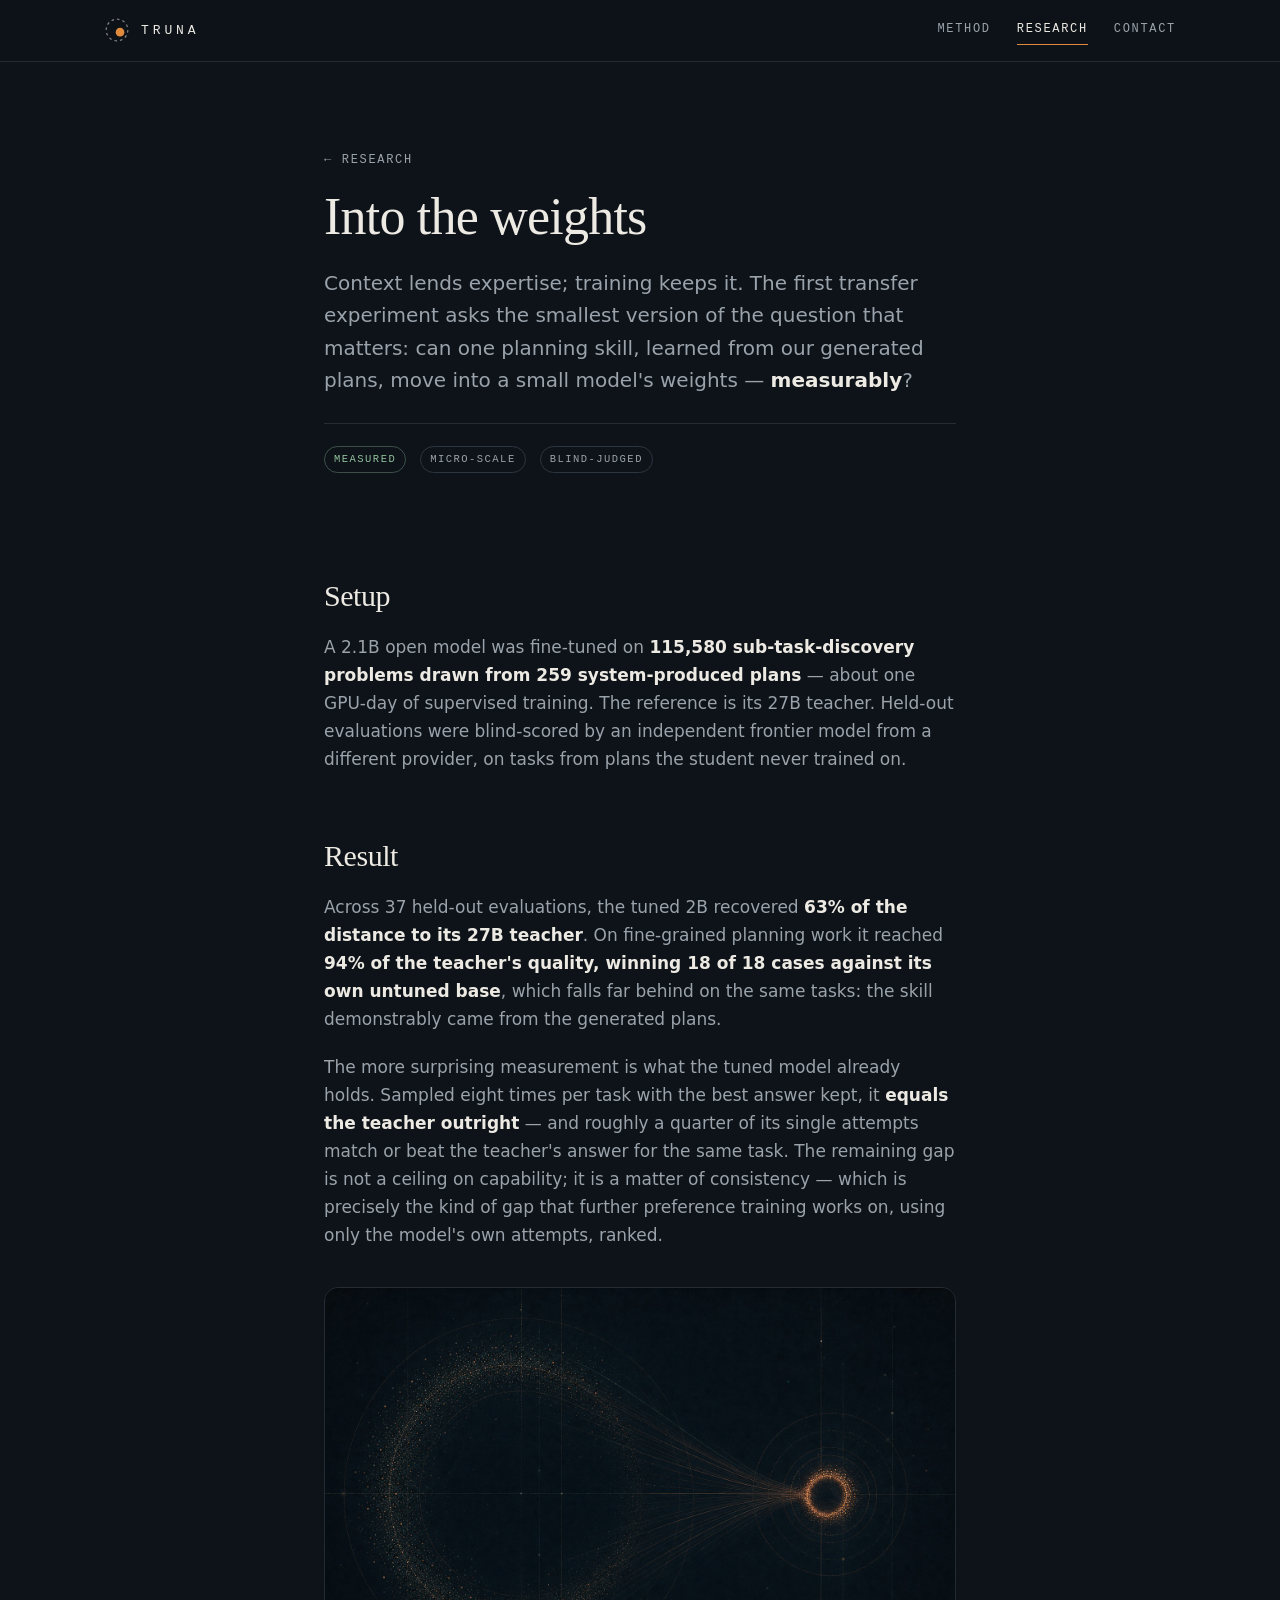
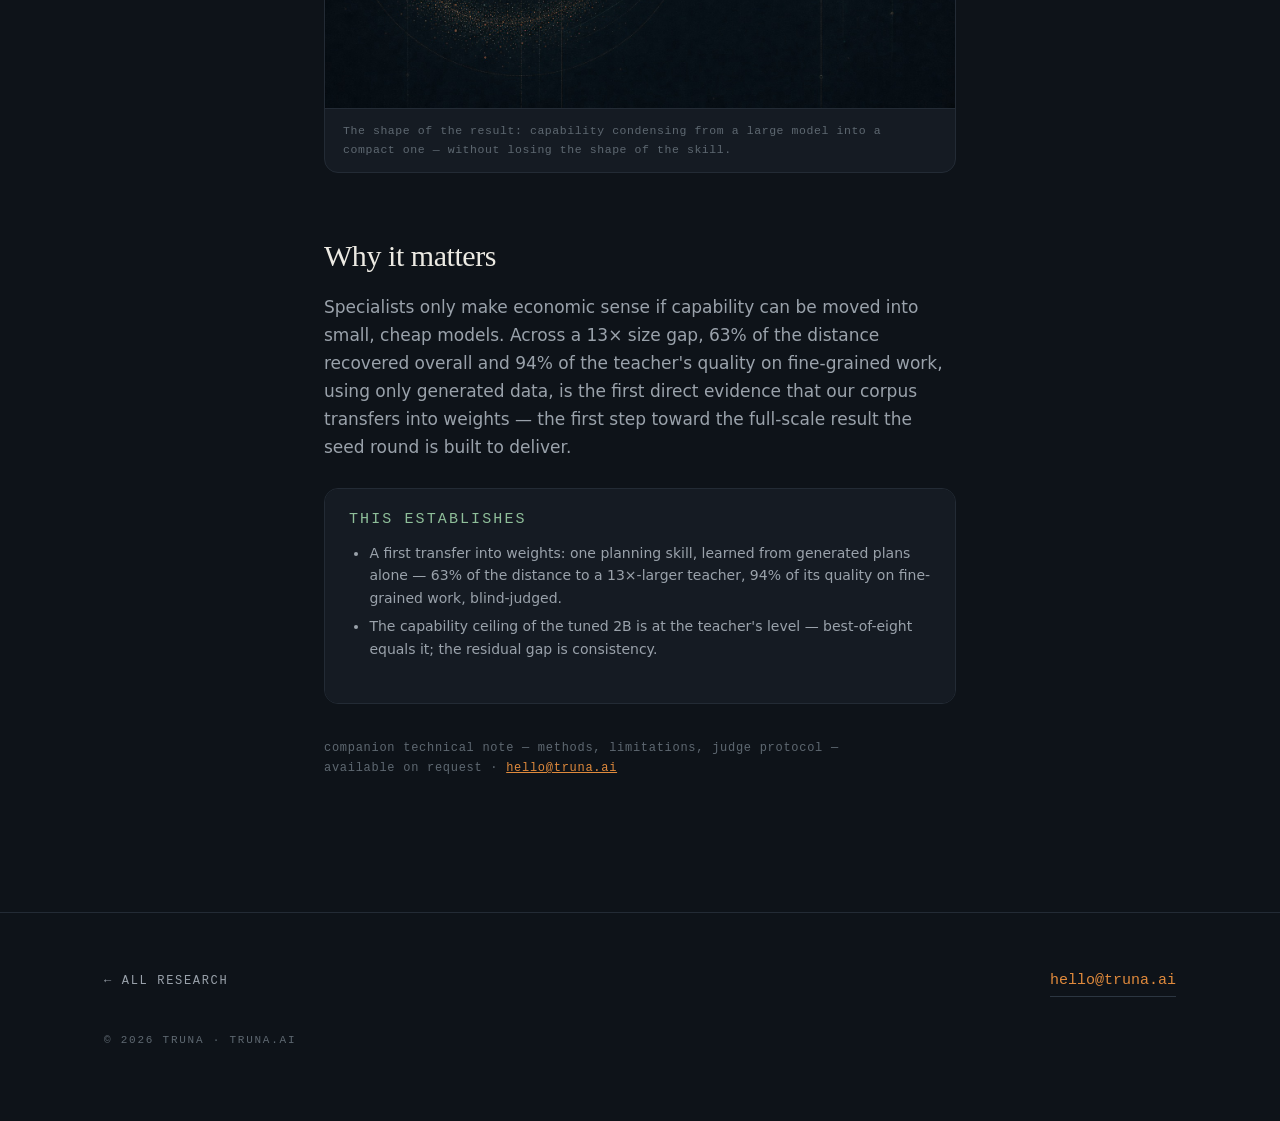
<file: research/transfer.html>
<!doctype html>
<html lang="en">
<head>
<meta charset="utf-8">
<meta name="viewport" content="width=device-width, initial-scale=1">
<link rel="icon" type="image/svg+xml" href="../favicon.svg">
<title>Into the weights — Truna Research</title>
<meta name="description" content="A 2B model taught one planning step from generated plans recovers 63% of the distance to its 27B teacher, and 94% of its quality on fine-grained work — sampled eight times, its best answer equals the teacher.">
<link rel="stylesheet" href="../assets/site.css">
</head>
<body>

<nav class="nav">
  <div class="nav-in">
    <a class="brand" href="/">
      <svg width="26" height="26" viewBox="0 0 30 30"><circle cx="15" cy="15" r="12.5" fill="none" stroke="currentColor" opacity=".55" stroke-width="1.3" stroke-dasharray="3 3.5"/><circle cx="18.5" cy="17.5" r="5" fill="#E08A3C"/></svg>
      <span>Truna</span>
    </a>
    <div class="nav-links">
      <a class="hide-xs" href="/#method">Method</a>
      <a href="./" aria-current="page">Research</a>
      <a href="/#contact">Contact</a>
    </div>
  </div>
</nav>

<header class="article">
  <a class="backlink" href="./">← Research</a>
  <h1>Into the weights</h1>
  <p class="lede">Context lends expertise; training keeps it. The first transfer
  experiment asks the smallest version of the question that matters: can one
  planning skill, learned from our generated plans, move into a small model's
  weights — <b>measurably</b>?</p>
  <div class="meta">
    <span class="tag measured">measured</span>
    <span class="tag">micro-scale</span>
    <span class="tag">blind-judged</span>
  </div>
</header>

<div class="prose">
  <h2>Setup</h2>
  <p>A 2.1B open model was fine-tuned on <b>115,580 sub-task-discovery problems
  drawn from 259 system-produced plans</b> — about one GPU-day of supervised
  training. The reference is its 27B teacher. Held-out evaluations were
  blind-scored by an independent frontier model from a different provider, on
  tasks from plans the student never trained on.</p>

  <h2>Result</h2>
  <p>Across 37 held-out evaluations, the tuned 2B recovered <b>63% of the
  distance to its 27B teacher</b>. On fine-grained planning work it reached
  <b>94% of the teacher's quality, winning 18 of 18 cases against its own
  untuned base</b>, which falls far behind on the same tasks: the skill
  demonstrably came from the generated plans.</p>
  <p>The more surprising measurement is what the tuned model already holds.
  Sampled eight times per task with the best answer kept, it <b>equals the
  teacher outright</b> — and roughly a quarter of its single attempts match or
  beat the teacher's answer for the same task. The remaining gap is not a ceiling
  on capability; it is a matter of consistency — which is precisely the kind of
  gap that further preference training works on, using only the model's own
  attempts, ranked.</p>

  <figure class="fig">
    <img src="../assets/plate-transfer.jpg" alt="A large ring condensing into a compact one" loading="lazy">
    <figcaption>The shape of the result: capability condensing from a large model
    into a compact one — without losing the shape of the skill.</figcaption>
  </figure>

  <h2>Why it matters</h2>
  <p>Specialists only make economic sense if capability can be moved into small,
  cheap models. Across a 13× size gap, 63% of the distance recovered overall and
  94% of the teacher's quality on fine-grained work, using only generated data, is
  the first direct evidence that our corpus transfers into weights — the first
  step toward the full-scale result the seed round is built to deliver.</p>

  <div class="claims" style="grid-template-columns:1fr">
    <div class="yes">
      <h3>This establishes</h3>
      <ul>
        <li>A first transfer into weights: one planning skill, learned from
        generated plans alone — 63% of the distance to a 13×-larger teacher, 94% of
        its quality on fine-grained work, blind-judged.</li>
        <li>The capability ceiling of the tuned 2B is at the teacher's level —
        best-of-eight equals it; the residual gap is consistency.</li>
      </ul>
    </div>
  </div>

  <p class="mono-cap">companion technical note — methods, limitations, judge
  protocol — available on request ·
  <a href="mailto:hello@truna.ai" style="color:var(--accent)">hello@truna.ai</a></p>
</div>

<footer>
  <div class="wrap">
    <div class="foot-grid">
      <a class="backlink" href="./">← All research</a>
      <a class="mail" href="mailto:hello@truna.ai" style="margin-left:auto">hello@truna.ai</a>
    </div>
    <p class="foot-note">&copy; 2026 Truna · truna.ai</p>
  </div>
</footer>

</body>
</html>
</file>
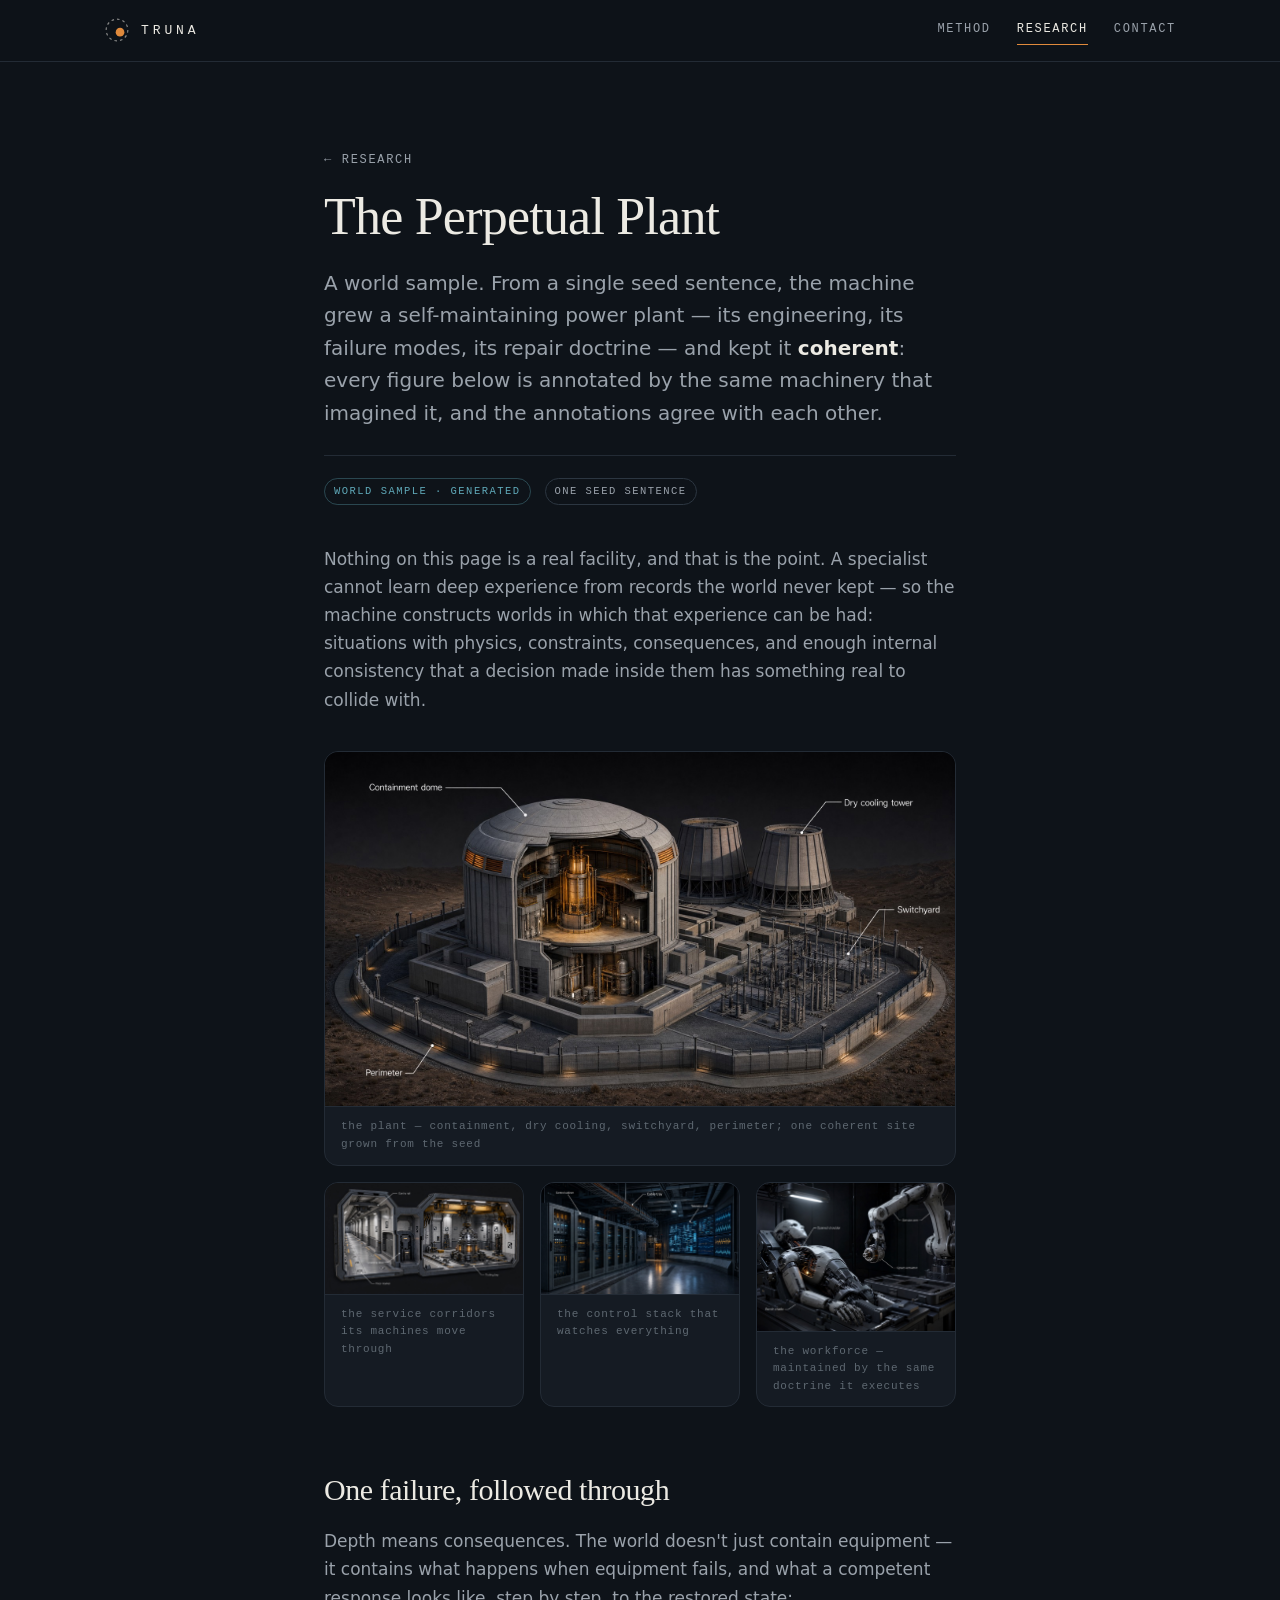
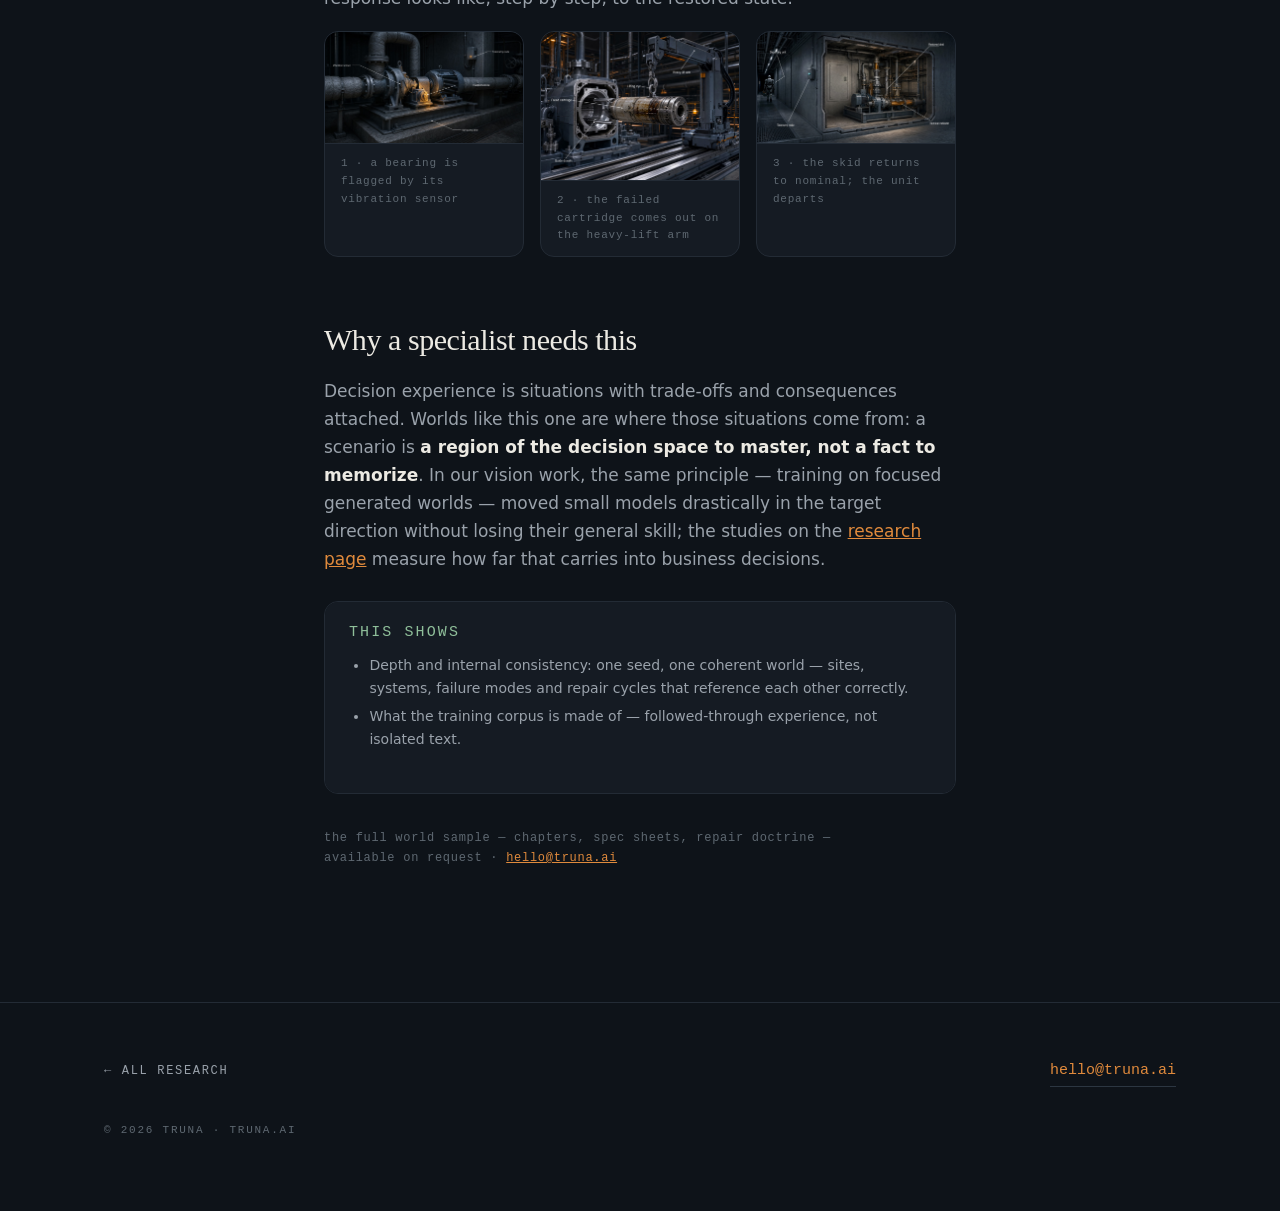
<file: research/world-sample.html>
<!doctype html>
<html lang="en">
<head>
<meta charset="utf-8">
<meta name="viewport" content="width=device-width, initial-scale=1">
<link rel="icon" type="image/svg+xml" href="../favicon.svg">
<title>The Perpetual Plant — Truna Research</title>
<meta name="description" content="A world sample: from one seed sentence, a generated self-maintaining power plant — engineering, failure modes and repair doctrine, deep enough to annotate and consistent enough to interrogate.">
<link rel="stylesheet" href="../assets/site.css">
</head>
<body>

<nav class="nav">
  <div class="nav-in">
    <a class="brand" href="/">
      <svg width="26" height="26" viewBox="0 0 30 30"><circle cx="15" cy="15" r="12.5" fill="none" stroke="currentColor" opacity=".55" stroke-width="1.3" stroke-dasharray="3 3.5"/><circle cx="18.5" cy="17.5" r="5" fill="#E08A3C"/></svg>
      <span>Truna</span>
    </a>
    <div class="nav-links">
      <a class="hide-xs" href="/#method">Method</a>
      <a href="./" aria-current="page">Research</a>
      <a href="/#contact">Contact</a>
    </div>
  </div>
</nav>

<header class="article">
  <a class="backlink" href="./">← Research</a>
  <h1>The Perpetual Plant</h1>
  <p class="lede">A world sample. From a single seed sentence, the machine grew a
  self-maintaining power plant — its engineering, its failure modes, its repair
  doctrine — and kept it <b>coherent</b>: every figure below is annotated by the
  same machinery that imagined it, and the annotations agree with each other.</p>
  <div class="meta">
    <span class="tag illustrative">world sample · generated</span>
    <span class="tag">one seed sentence</span>
  </div>
</header>

<div class="prose">
  <p>Nothing on this page is a real facility, and that is the point. A specialist
  cannot learn deep experience from records the world never kept — so the machine
  constructs worlds in which that experience can be had: situations with physics,
  constraints, consequences, and enough internal consistency that a decision made
  inside them has something real to collide with.</p>

  <figure class="worldfig" style="margin:2.2em 0 0">
    <img src="../assets/world/world-plant.jpg" alt="Annotated cutaway of the generated plant: containment dome, dry cooling towers, switchyard, perimeter" loading="lazy">
    <figcaption>the plant — containment, dry cooling, switchyard, perimeter; one
    coherent site grown from the seed</figcaption>
  </figure>

  <div class="strip">
    <figure class="worldfig">
      <img src="../assets/world/world-corridors.jpg" alt="Robotic service corridors with gantry rail, charging dock and tooling bay" loading="lazy">
      <figcaption>the service corridors its machines move through</figcaption>
    </figure>
    <figure class="worldfig">
      <img src="../assets/world/world-control.jpg" alt="Control stack: cabinets, cable trays, telemetry wall" loading="lazy">
      <figcaption>the control stack that watches everything</figcaption>
    </figure>
    <figure class="worldfig">
      <img src="../assets/world/world-robot.jpg" alt="A service arm repairing a humanoid maintenance unit on a bench cradle" loading="lazy">
      <figcaption>the workforce — maintained by the same doctrine it executes</figcaption>
    </figure>
  </div>

  <h2>One failure, followed through</h2>
  <p>Depth means consequences. The world doesn't just contain equipment — it
  contains what happens when equipment fails, and what a competent response looks
  like, step by step, to the restored state:</p>

  <div class="strip">
    <figure class="worldfig">
      <img src="../assets/world/world-repair-1.jpg" alt="A flagged bearing on a salt pump skid, vibration sensor annotated" loading="lazy">
      <figcaption>1 · a bearing is flagged by its vibration sensor</figcaption>
    </figure>
    <figure class="worldfig">
      <img src="../assets/world/world-repair-2.jpg" alt="The failed cartridge extracted by a heavy-lift arm" loading="lazy">
      <figcaption>2 · the failed cartridge comes out on the heavy-lift arm</figcaption>
    </figure>
    <figure class="worldfig">
      <img src="../assets/world/world-repair-3.jpg" alt="The restored skid back online, nominal indicator lit" loading="lazy">
      <figcaption>3 · the skid returns to nominal; the unit departs</figcaption>
    </figure>
  </div>

  <h2>Why a specialist needs this</h2>
  <p>Decision experience is situations with trade-offs and consequences attached.
  Worlds like this one are where those situations come from: a scenario is
  <b>a region of the decision space to master, not a fact to memorize</b>. In our
  vision work, the same principle — training on focused generated worlds — moved
  small models drastically in the target direction without losing their general
  skill; the studies on the <a href="./" style="color:var(--accent)">research
  page</a> measure how far that carries into business decisions.</p>

  <div class="claims" style="grid-template-columns:1fr">
    <div class="yes">
      <h3>This shows</h3>
      <ul>
        <li>Depth and internal consistency: one seed, one coherent world — sites,
        systems, failure modes and repair cycles that reference each other
        correctly.</li>
        <li>What the training corpus is made of — followed-through experience, not
        isolated text.</li>
      </ul>
    </div>
  </div>

  <p class="mono-cap">the full world sample — chapters, spec sheets, repair
  doctrine — available on request ·
  <a href="mailto:hello@truna.ai" style="color:var(--accent)">hello@truna.ai</a></p>
</div>

<footer>
  <div class="wrap">
    <div class="foot-grid">
      <a class="backlink" href="./">← All research</a>
      <a class="mail" href="mailto:hello@truna.ai" style="margin-left:auto">hello@truna.ai</a>
    </div>
    <p class="foot-note">&copy; 2026 Truna · truna.ai</p>
  </div>
</footer>

</body>
</html>
</file>
<file: assets/site.css>
/* Truna — site system */
:root{
  --ground:#0E1319; --ground2:#10151B; --panel:#151B23; --panel2:#181F28;
  --ink:#ECEAE3; --muted:#9AA2AB; --faint:#5E6871; --line:#232B35; --line2:#2C3641;
  --accent:#E08A3C; --accent-dim:#B96F2C; --teal:#5FA8B8; --blue:#4C7DB8;
  --serif:"Iowan Old Style","Palatino Nova",Palatino,"Book Antiqua",Georgia,serif;
  --sans:"Avenir Next",Avenir,"Segoe UI",system-ui,-apple-system,sans-serif;
  --mono:ui-monospace,"SF Mono",Menlo,Consolas,monospace;
  --gutter:clamp(20px,5vw,64px);
  --measure:44em;
}
*{box-sizing:border-box;margin:0;padding:0}
html{scroll-behavior:smooth}
body{background:var(--ground);color:var(--ink);font-family:var(--sans);
  font-size:17px;line-height:1.65;-webkit-font-smoothing:antialiased;
  overflow-x:hidden}
img,video{max-width:100%;display:block}
a{color:inherit}
::selection{background:rgba(224,138,60,.28)}

/* nav */
.nav{position:sticky;top:0;z-index:40;background:rgba(14,19,25,.82);
  backdrop-filter:blur(14px);-webkit-backdrop-filter:blur(14px);
  border-bottom:1px solid var(--line)}
.nav-in{max-width:1200px;margin:0 auto;padding:16px var(--gutter);
  display:flex;align-items:center;gap:28px}
.brand{display:flex;align-items:center;gap:11px;text-decoration:none;
  font-family:var(--mono);font-size:13px;letter-spacing:.3em;text-transform:uppercase;
  color:var(--ink)}
.brand svg{flex:none}
.nav-links{margin-left:auto;display:flex;gap:26px;font-family:var(--mono);
  font-size:12px;letter-spacing:.14em;text-transform:uppercase}
.nav-links a{color:var(--muted);text-decoration:none;padding:4px 0;
  border-bottom:1px solid transparent}
.nav-links a:hover,.nav-links a[aria-current]{color:var(--ink);border-color:var(--accent)}
@media(max-width:640px){
  .nav-in{gap:14px;padding:14px 20px}
  .brand{letter-spacing:.18em;font-size:12px;gap:8px}
  .nav-links{gap:13px;font-size:10.5px;letter-spacing:.07em}
  .nav-links a.hide-s{display:none}
}
@media(max-width:400px){.nav-links a.hide-xs{display:none}}

/* generic */
.wrap{max-width:1200px;margin:0 auto;padding-left:var(--gutter);padding-right:var(--gutter)}
.eyebrow{font-family:var(--mono);font-size:12px;letter-spacing:.26em;
  text-transform:uppercase;color:var(--accent);margin-bottom:20px}
.eyebrow .n{color:var(--faint);margin-right:10px}
h1,h2,h3{font-family:var(--serif);font-weight:500;letter-spacing:-.015em;text-wrap:balance}
h2{font-size:clamp(30px,4.6vw,46px);line-height:1.1}
h3{font-size:clamp(20px,2.6vw,25px);line-height:1.25}
.lede{font-size:clamp(17px,2.1vw,20px);line-height:1.62;color:var(--muted);max-width:var(--measure)}
.lede b,.body b{color:var(--ink);font-weight:600}
.body{max-width:var(--measure);color:var(--muted)}
.body p{margin-bottom:1em}
section{padding:clamp(48px,8vh,92px) 0}
body>section:nth-of-type(odd){
  background:linear-gradient(180deg,var(--ground) 0%,#121A25 22%,#111722 72%,var(--ground) 100%)}
.rule{border:0;border-top:1px solid var(--line)}
.mono-cap{font-family:var(--mono);font-size:12px;letter-spacing:.06em;
  line-height:1.7;color:var(--faint)}

/* status tags */
.tag{display:inline-block;font-family:var(--mono);font-size:10.5px;letter-spacing:.14em;
  text-transform:uppercase;padding:4px 9px;border:1px solid var(--line2);
  border-radius:999px;color:var(--muted)}
.tag.measured{color:#8FBF9A;border-color:rgba(143,191,154,.35)}
.tag.illustrative{color:var(--teal);border-color:rgba(95,168,184,.35)}
.tag.aim{color:var(--accent);border-color:rgba(224,138,60,.4)}

/* cards */
.cards{display:grid;grid-template-columns:repeat(auto-fit,minmax(235px,1fr));gap:22px}
.card{background:var(--panel);border:1px solid var(--line);border-radius:14px;
  overflow:hidden;text-decoration:none;display:flex;flex-direction:column;
  transition:border-color .25s ease,transform .25s ease}
.card:hover{border-color:var(--accent-dim);transform:translateY(-3px)}
.card .art{aspect-ratio:3/2;overflow:hidden;border-bottom:1px solid var(--line);
  background:var(--ground2)}
.card .art img{width:100%;height:100%;object-fit:cover;
  transition:transform .6s ease}
.card:hover .art img{transform:scale(1.035)}
.card .pad{padding:20px 22px 24px;display:flex;flex-direction:column;gap:10px;flex:1}
.card h3{font-size:20px}
.card p{font-size:14.5px;line-height:1.6;color:var(--muted)}
.card .foot{margin-top:auto;padding-top:12px;font-family:var(--mono);font-size:11.5px;
  letter-spacing:.1em;text-transform:uppercase;color:var(--accent)}

/* stat strip */
.stats{display:grid;grid-template-columns:repeat(auto-fit,minmax(200px,1fr));
  gap:1px;background:var(--line);border:1px solid var(--line);border-radius:14px;overflow:hidden}
.stat{background:var(--panel);padding:26px 26px 24px}
.stat .v{font-family:var(--serif);font-size:clamp(28px,3.4vw,38px);line-height:1.05;
  color:var(--ink)}
.stat .v em{font-style:normal;color:var(--accent)}
.stat .k{margin-top:10px;font-size:13.5px;line-height:1.55;color:var(--muted)}
.stat .q{margin-top:8px;font-family:var(--mono);font-size:10.5px;letter-spacing:.12em;
  text-transform:uppercase;color:var(--faint)}

/* method steps */
.steps{display:grid;grid-template-columns:repeat(auto-fit,minmax(240px,1fr));gap:22px}
.step{border-top:2px solid var(--line2);padding-top:18px}
.step .n{font-family:var(--mono);font-size:12px;letter-spacing:.2em;color:var(--accent)}
.step h3{margin:10px 0 8px}
.step p{font-size:14.5px;line-height:1.62;color:var(--muted)}
.formula{margin-top:44px;padding:20px 26px;border:1px solid var(--line2);
  border-radius:12px;background:var(--panel);font-family:var(--mono);
  font-size:clamp(13px,1.9vw,16px);letter-spacing:.02em;color:var(--muted);
  line-height:2}
.formula b{color:var(--ink);font-weight:600}
.formula .a{color:var(--accent)}

/* team */
.founders{display:grid;grid-template-columns:repeat(3,1fr);
  gap:22px;max-width:620px}
@media(max-width:520px){.founders{grid-template-columns:repeat(3,1fr);gap:12px}}
.founders figure{margin:0;position:relative;outline:none}
.f-info{position:absolute;top:0;left:0;right:0;aspect-ratio:1/1;
  background:rgba(12,17,23,.94);border:1px solid var(--line2);border-radius:14px;
  opacity:0;transition:opacity .25s ease;padding:13px 14px;
  display:flex;flex-direction:column;justify-content:flex-start;gap:7px;
  pointer-events:none;overflow:hidden}
.f-info p{font-size:11px;line-height:1.45;color:var(--muted);margin:0}
.f-info .edu{font-family:var(--mono);font-size:9.5px;letter-spacing:.05em;
  color:var(--accent);margin-top:auto}
.founders figure:hover .f-info,.founders figure:focus .f-info{opacity:1}
@media(hover:none),(max-width:760px){.f-info{display:none}}
.founders img{width:100%;aspect-ratio:1/1;object-fit:cover;border-radius:14px;
  border:1px solid var(--line)}
.founders figcaption{margin-top:12px;font-family:var(--serif);font-size:18px;
  color:var(--ink)}
.founders figure.sel img{border-color:var(--accent)}
.f-detail{display:none;margin-top:18px;max-width:620px;padding:14px 16px;
  border:1px solid var(--line2);border-left:3px solid var(--accent);
  border-radius:10px;background:var(--panel)}
.f-detail.on{display:block}
.f-detail .who{font-family:var(--serif);font-size:17px;color:var(--ink);margin:0 0 6px}
.f-detail p{font-size:13px;line-height:1.55;color:var(--muted);margin:0 0 8px}
.f-detail p:last-child{margin-bottom:0}
.f-detail .edu{font-family:var(--mono);font-size:10.5px;letter-spacing:.05em;
  color:var(--accent)}
@media(hover:hover) and (min-width:761px){.f-detail{display:none!important}}

/* world figures */
.worldfig{margin:0;border:1px solid var(--line);border-radius:14px;overflow:hidden;
  background:var(--panel)}
.worldfig img{width:100%;display:block}
.worldfig figcaption{padding:11px 16px;font-family:var(--mono);font-size:11px;
  letter-spacing:.07em;line-height:1.6;color:var(--faint);border-top:1px solid var(--line)}
.strip{display:grid;grid-template-columns:repeat(3,1fr);gap:16px;margin-top:16px}
@media(max-width:760px){.strip{grid-template-columns:1fr}}

/* meet-in-the-middle figure */
.meetfig{margin-top:clamp(40px,6vh,64px);border:0;border-radius:0;
  overflow:visible;background:transparent}
.meetfig canvas{display:block;width:100%}
.meetfig .cap{display:flex;flex-wrap:wrap;gap:6px 20px;padding:12px 18px;
  border-top:1px solid var(--line);font-family:var(--mono);font-size:11px;
  letter-spacing:.07em;color:var(--faint)}
.meetfig .cap i{width:14px;height:2px;display:inline-block;border-radius:1px;
  vertical-align:3px;margin-right:7px}

/* wide banner card */
.banner{display:grid;border:1px solid var(--line);border-radius:14px;overflow:hidden;
  background:var(--panel);text-decoration:none;margin-top:22px;
  transition:border-color .25s ease}
.banner:hover{border-color:var(--accent-dim)}
@media(min-width:820px){.banner{grid-template-columns:5fr 4fr}}
.banner .art{overflow:hidden;border-bottom:1px solid var(--line)}
@media(min-width:820px){.banner .art{border-bottom:0;border-right:1px solid var(--line)}}
.banner .art img{width:100%;height:100%;object-fit:cover}
.banner .pad{padding:26px 28px;display:flex;flex-direction:column;gap:12px;justify-content:center}
.banner h3{font-size:clamp(20px,2.6vw,26px)}
.banner p{font-size:14.5px;line-height:1.62;color:var(--muted)}
.banner .foot{font-family:var(--mono);font-size:11.5px;letter-spacing:.1em;
  text-transform:uppercase;color:var(--accent)}

/* footer */
footer{border-top:1px solid var(--line);padding:56px 0 72px;margin-top:40px}
.foot-grid{display:flex;flex-wrap:wrap;gap:28px 60px;align-items:baseline}
.foot-grid .mail{font-family:var(--mono);font-size:15px;color:var(--accent);
  text-decoration:none;border-bottom:1px solid var(--line2);padding-bottom:2px}
.foot-grid .mail:hover{border-color:var(--accent)}
.foot-note{margin-top:34px;font-family:var(--mono);font-size:11px;
  letter-spacing:.16em;text-transform:uppercase;color:var(--faint)}

/* article pages */
.article{max-width:760px;margin:0 auto;padding:clamp(56px,9vh,96px) var(--gutter) 40px}
.article h1{font-size:clamp(32px,5.2vw,52px);line-height:1.08;margin:18px 0 22px}
.article .lede{margin-bottom:14px}
.article .meta{display:flex;flex-wrap:wrap;gap:10px 14px;align-items:center;
  margin:26px 0 0;padding-top:22px;border-top:1px solid var(--line)}
.prose{max-width:760px;margin:0 auto;padding:0 var(--gutter) 80px;color:var(--muted)}
.prose p{margin:0 0 1.15em;max-width:var(--measure)}
.prose h2{font-size:clamp(23px,3vw,30px);margin:2.2em 0 .7em;color:var(--ink)}
.prose b{color:var(--ink)}
.prose .fig{margin:2.2em 0;border:1px solid var(--line);border-radius:14px;
  overflow:hidden;background:var(--panel)}
.prose .fig img,.prose .fig video{width:100%}
.prose .fig figcaption{padding:12px 18px;font-family:var(--mono);font-size:11.5px;
  letter-spacing:.05em;line-height:1.7;color:var(--faint);border-top:1px solid var(--line)}
.prose ul{margin:0 0 1.2em 1.2em}
.prose li{margin:.45em 0}
.claims{display:grid;gap:1px;background:var(--line);border:1px solid var(--line);
  border-radius:14px;overflow:hidden;margin:1.6em 0 2em}
@media(min-width:700px){.claims{grid-template-columns:1fr 1fr}}
.claims>div{background:var(--panel);padding:22px 24px}
.claims h3{font-size:15px;font-family:var(--mono);letter-spacing:.14em;
  text-transform:uppercase;font-weight:500;margin-bottom:12px}
.claims .yes h3{color:#8FBF9A}
.claims .no h3{color:var(--teal)}
.claims li{font-size:14px;line-height:1.6}
.backlink{font-family:var(--mono);font-size:12px;letter-spacing:.14em;
  text-transform:uppercase;color:var(--muted);text-decoration:none}
.backlink:hover{color:var(--accent)}
</file>
